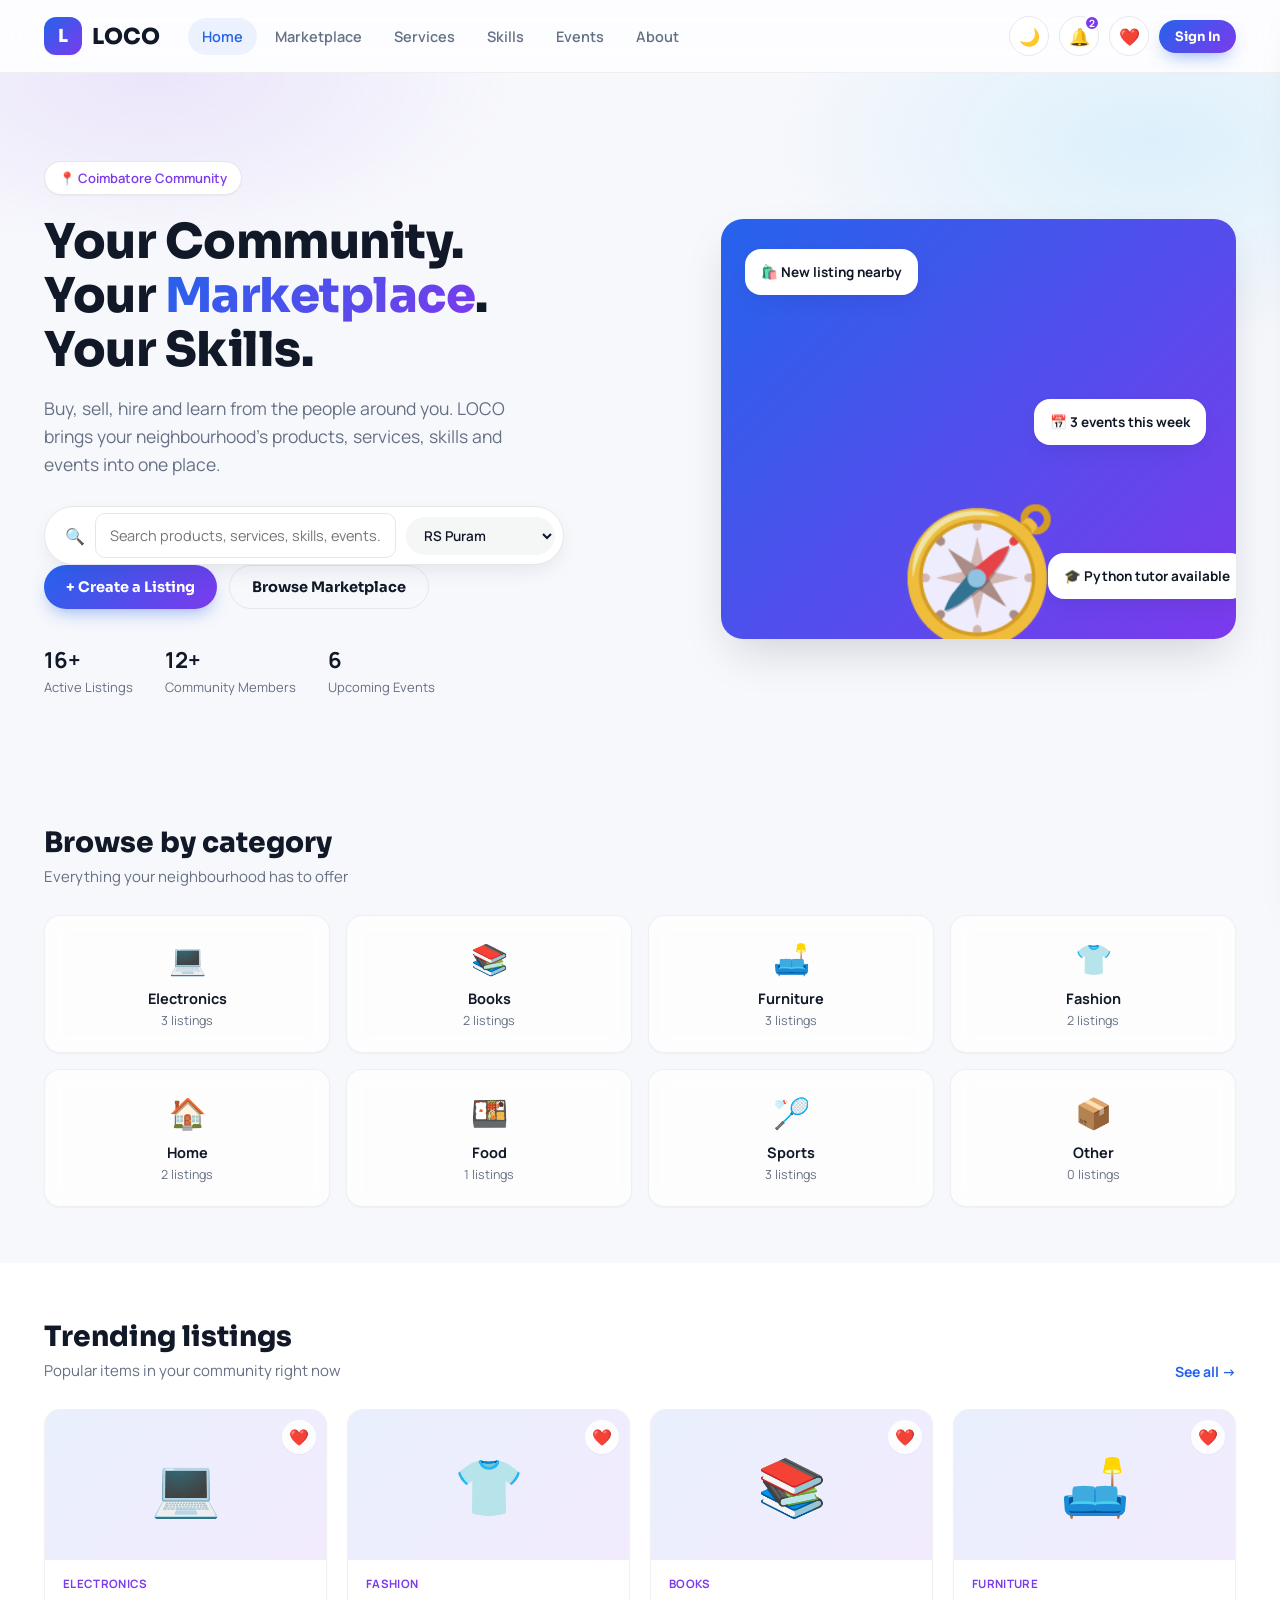
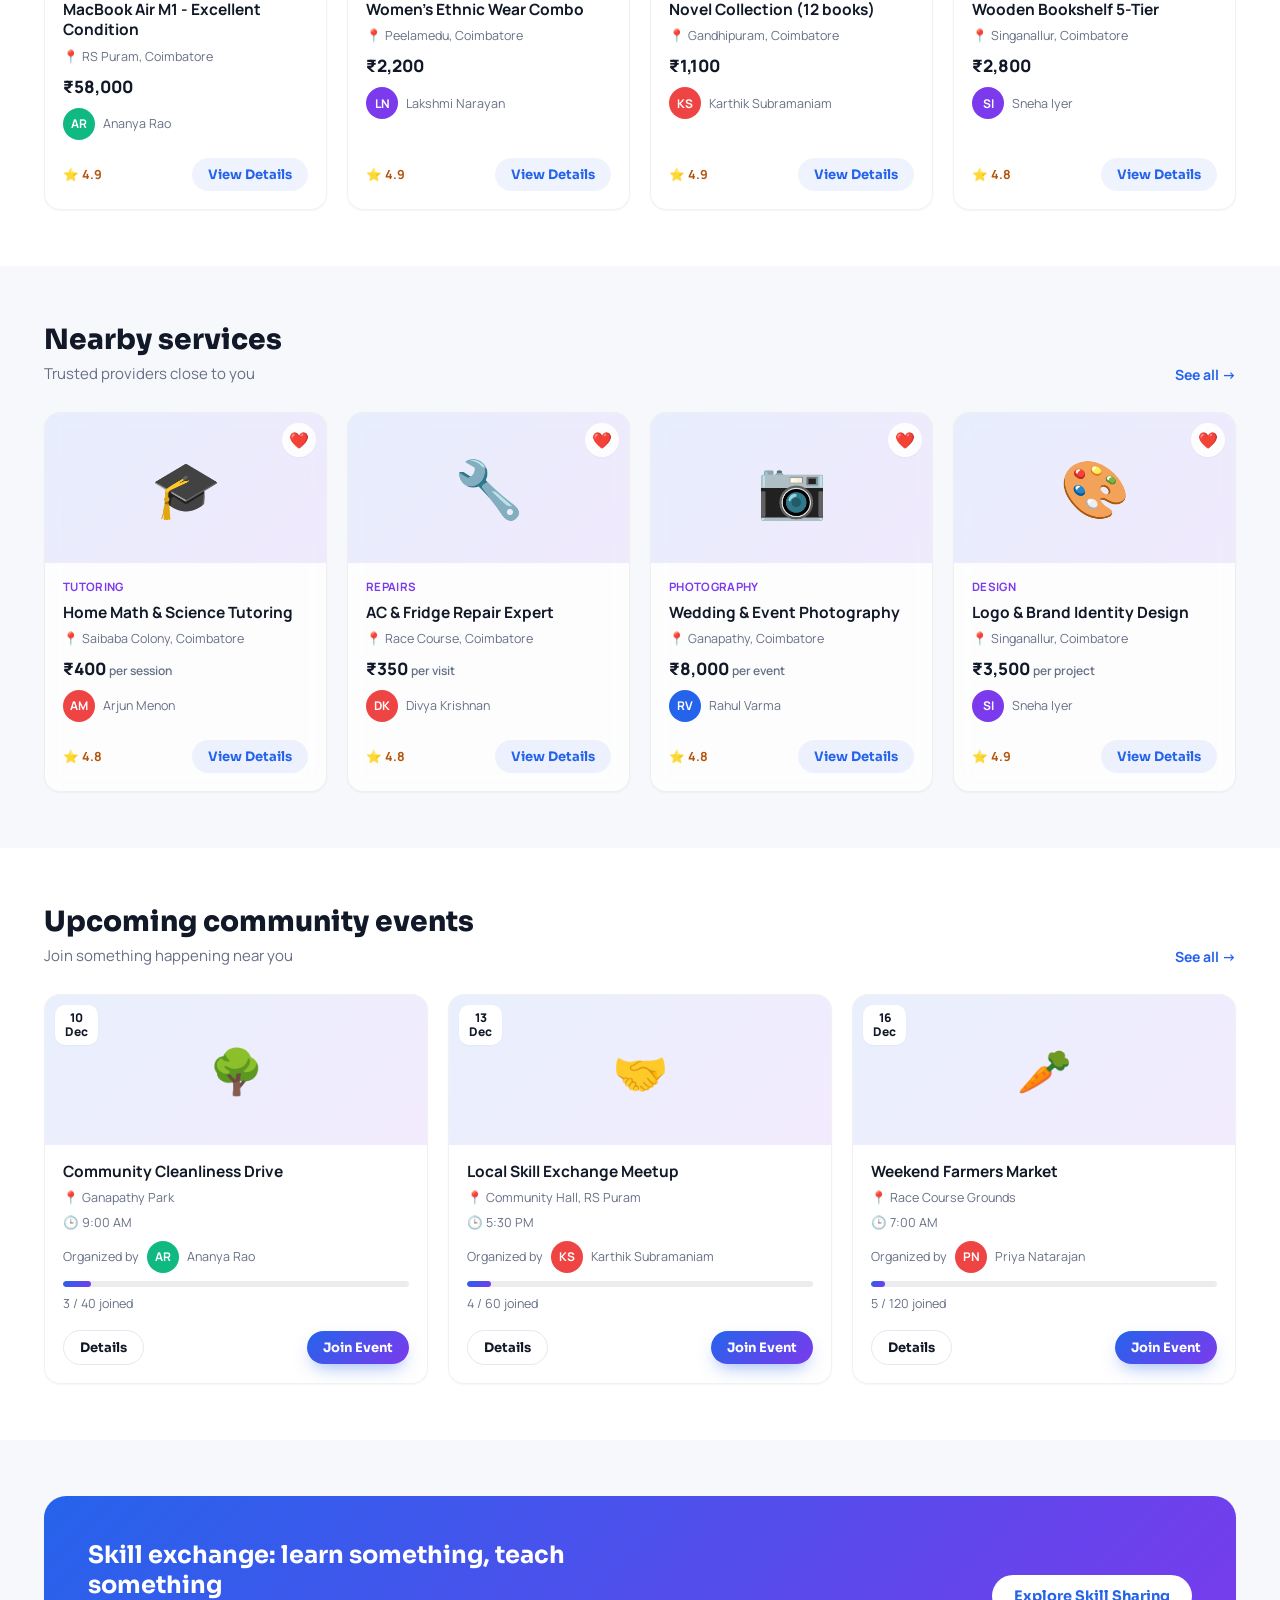
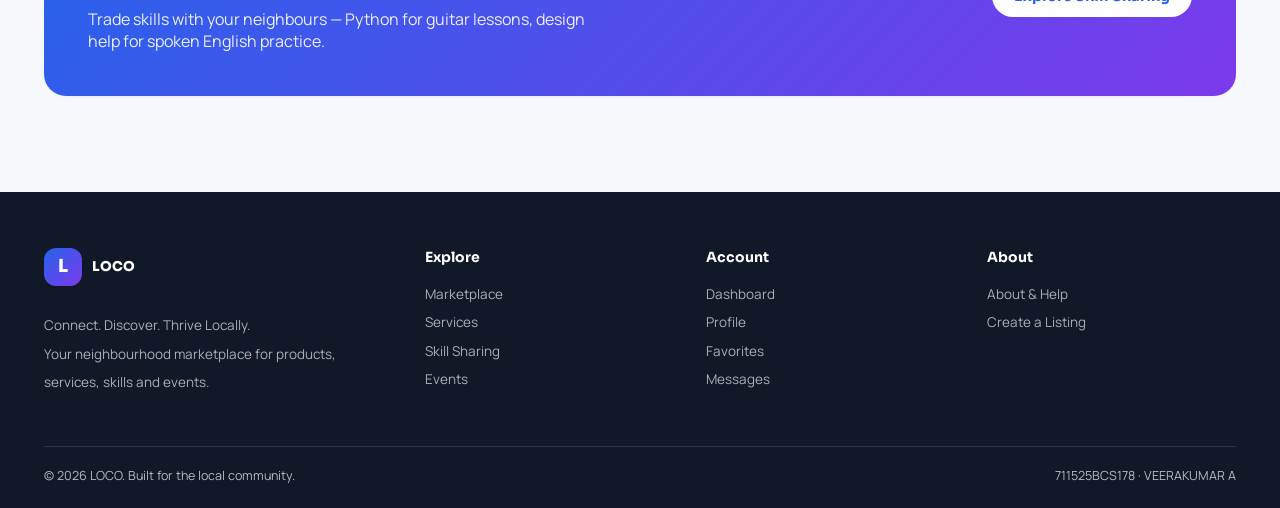
<file: index.html>
<!DOCTYPE html>
<html lang="en">
<head>
<meta charset="UTF-8">
<meta name="viewport" content="width=device-width, initial-scale=1.0">
<title>LOCO — Local Community Marketplace & Skill Sharing</title>
<meta name="description" content="Connect. Discover. Thrive Locally. Find products, services, skills and events near you.">
<link rel="icon" href="data:image/svg+xml,<svg xmlns=%22http://www.w3.org/2000/svg%22 viewBox=%220 0 100 100%22><text y=%22.9em%22 font-size=%2290%22>🧭</text></svg>">
<link rel="stylesheet" href="css/style.css">
</head>
<body>

<nav class="navbar">
  <div class="container">
    <a href="index.html" class="brand"><span class="brand-mark">L</span>LOCO</a>
    <div class="nav-links">
      <a href="index.html">Home</a>
      <a href="marketplace.html">Marketplace</a>
      <a href="services.html">Services</a>
      <a href="skills.html">Skills</a>
      <a href="events.html">Events</a>
      <a href="about.html">About</a>
    </div>
    <div class="nav-actions">
      <button class="icon-btn" id="themeToggle" aria-label="Toggle dark mode"><span class="theme-icon">🌙</span></button>
      <div style="position:relative;">
        <button class="icon-btn" id="notifBell" aria-label="Notifications">🔔<span class="badge-dot" id="notifCount">0</span></button>
        <div class="panel hidden" id="notifPanel" style="position:absolute; right:0; top:50px; width:320px; max-height:400px; overflow-y:auto; z-index:150;">
          <div id="notifList"></div>
        </div>
      </div>
      <a href="favorites.html" class="icon-btn" aria-label="Favorites">❤️</a>
      <div id="navUserSlot"></div>
      <button class="nav-toggle" aria-label="Open menu">☰</button>
    </div>
  </div>
</nav>
<div class="drawer-backdrop"></div>
<div class="mobile-drawer">
  <a href="index.html">Home</a>
  <a href="marketplace.html">Marketplace</a>
  <a href="services.html">Services</a>
  <a href="skills.html">Skills</a>
  <a href="events.html">Events</a>
  <a href="favorites.html">Favorites</a>
  <a href="messages.html">Messages</a>
  <a href="dashboard.html">Dashboard</a>
  <a href="profile.html">Profile</a>
  <a href="about.html">About / Help</a>
</div>

<header class="hero">
  <div class="container hero-inner">
    <div>
      <span class="eyebrow-chip">📍 Coimbatore Community</span>
      <h1>Your Community.<br>Your <span>Marketplace</span>.<br>Your Skills.</h1>
      <p class="lead">Buy, sell, hire and learn from the people around you. LOCO brings your neighbourhood's products, services, skills and events into one place.</p>

      <div class="searchbar" style="max-width:520px;">
        <span>🔍</span>
        <input type="text" id="homeSearchInput" placeholder="Search products, services, skills, events...">
        <select id="homeLocationSelect" aria-label="Select community area">
          <option>RS Puram</option><option>Gandhipuram</option><option>Peelamedu</option>
          <option>Saibaba Colony</option><option>Race Course</option><option>Ganapathy</option>
        </select>
        <div class="search-suggestions hidden" id="homeSearchSugg"></div>
      </div>

      <div class="hero-ctas">
        <a href="create-listing.html" class="btn btn-primary">+ Create a Listing</a>
        <a href="marketplace.html" class="btn btn-outline">Browse Marketplace</a>
      </div>
      <div class="hero-stats">
        <div class="stat"><b id="statListings">—</b><span>Active Listings</span></div>
        <div class="stat"><b id="statUsers">—</b><span>Community Members</span></div>
        <div class="stat"><b id="statEvents">—</b><span>Upcoming Events</span></div>
      </div>
    </div>
    <div class="hero-visual">
      <span class="blob">🧭</span>
      <div class="float-card fc1">🛍️ New listing nearby</div>
      <div class="float-card fc2">🎓 Python tutor available</div>
      <div class="float-card fc3">📅 3 events this week</div>
    </div>
  </div>
</header>

<section class="section">
  <div class="container">
    <div class="section-head"><div><h2>Browse by category</h2><p>Everything your neighbourhood has to offer</p></div></div>
    <div class="cat-grid" id="categoryGrid"></div>
  </div>
</section>

<section class="section section-alt">
  <div class="container">
    <div class="section-head">
      <div><h2>Trending listings</h2><p>Popular items in your community right now</p></div>
      <a href="marketplace.html" class="see-all">See all →</a>
    </div>
    <div class="grid" id="trendingGrid"></div>
  </div>
</section>

<section class="section">
  <div class="container">
    <div class="section-head">
      <div><h2>Nearby services</h2><p>Trusted providers close to you</p></div>
      <a href="services.html" class="see-all">See all →</a>
    </div>
    <div class="grid" id="nearbyServicesGrid"></div>
  </div>
</section>

<section class="section section-alt">
  <div class="container">
    <div class="section-head">
      <div><h2>Upcoming community events</h2><p>Join something happening near you</p></div>
      <a href="events.html" class="see-all">See all →</a>
    </div>
    <div class="grid cols-3" id="eventsPreviewGrid"></div>
  </div>
</section>

<section class="section">
  <div class="container">
    <div class="panel" style="background:var(--grad-brand); border:none; padding:44px; display:flex; align-items:center; justify-content:space-between; gap:24px; flex-wrap:wrap;">
      <div style="color:white; max-width:520px;">
        <h2 style="margin:0 0 8px; color:white;">Skill exchange: learn something, teach something</h2>
        <p style="margin:0; opacity:0.9;">Trade skills with your neighbours — Python for guitar lessons, design help for spoken English practice.</p>
      </div>
      <a href="skills.html" class="btn" style="background:white; color:var(--blue);">Explore Skill Sharing</a>
    </div>
  </div>
</section>

<footer class="site-footer">
  <div class="container">
    <div class="footer-grid">
      <div>
        <a href="index.html" class="brand" style="color:white;margin-bottom:12px;display:inline-flex;"><span class="brand-mark">L</span>LOCO</a>
        <p>Connect. Discover. Thrive Locally.<br>Your neighbourhood marketplace for products, services, skills and events.</p>
      </div>
      <div><h4>Explore</h4>
        <a href="marketplace.html">Marketplace</a><br><a href="services.html">Services</a><br>
        <a href="skills.html">Skill Sharing</a><br><a href="events.html">Events</a>
      </div>
      <div><h4>Account</h4>
        <a href="dashboard.html">Dashboard</a><br><a href="profile.html">Profile</a><br>
        <a href="favorites.html">Favorites</a><br><a href="messages.html">Messages</a>
      </div>
      <div><h4>About</h4>
        <a href="about.html">About &amp; Help</a><br><a href="create-listing.html">Create a Listing</a>
      </div>
    </div>
    <div class="footer-bottom">
      <span>© 2026 LOCO. Built for the local community.</span>
      <span>711525BCS178 · VEERAKUMAR A</span>
    </div>
  </div>
</footer>
<nav class="mobile-bottom-nav">
  <a href="index.html" class="active"><span class="mbn-icon">🏠</span>Home</a>
  <a href="marketplace.html"><span class="mbn-icon">🛍️</span>Market</a>
  <a href="events.html"><span class="mbn-icon">📅</span>Events</a>
  <a href="messages.html"><span class="mbn-icon">💬</span>Chat</a>
  <a href="dashboard.html"><span class="mbn-icon">👤</span>You</a>
</nav>
<button class="back-to-top" id="backToTop" aria-label="Back to top">↑</button>

<script src="js/data.js"></script>
<script src="js/app.js"></script>
<script src="js/auth.js"></script>
<script src="js/marketplace.js"></script>
<script src="js/dashboard.js"></script>
<script src="js/messages.js"></script>
<script>
  document.addEventListener("DOMContentLoaded", () => {
    // stats
    document.getElementById("statListings").textContent = DB.listings().length + "+";
    document.getElementById("statUsers").textContent = DB.users().length + "+";
    document.getElementById("statEvents").textContent = DB.events().length;

    // categories
    const cats = [
      ["Electronics","💻"], ["Books","📚"], ["Furniture","🛋️"], ["Fashion","👕"],
      ["Home","🏠"], ["Food","🍱"], ["Sports","🏸"], ["Other","📦"]
    ];
    document.getElementById("categoryGrid").innerHTML = cats.map(([name, icon]) => {
      const count = DB.listings().filter(l => l.category === name).length;
      return `<a class="cat-card" href="marketplace.html?category=${encodeURIComponent(name)}">
        <div class="cat-icon">${icon}</div><b>${name}</b><span>${count} listings</span></a>`;
    }).join("");

    // trending listings (top rated, 4)
    const trending = [...DB.listings()].sort((a,b) => b.rating - a.rating).slice(0,4);
    document.getElementById("trendingGrid").innerHTML = trending.map(listingCardHTML).join("");
    wireFavoriteButtons(document.getElementById("trendingGrid"));
    wireDetailButtons(document.getElementById("trendingGrid"));

    // nearby services (4)
    const nearby = DB.services().slice(0,4);
    document.getElementById("nearbyServicesGrid").innerHTML = nearby.map(serviceCardHTML).join("");
    wireFavoriteButtons(document.getElementById("nearbyServicesGrid"));
    wireDetailButtons(document.getElementById("nearbyServicesGrid"));

    // events preview (3)
    const evs = DB.events().slice(0,3);
    document.getElementById("eventsPreviewGrid").innerHTML = evs.map(eventCardHTML).join("");
    wireFavoriteButtons(document.getElementById("eventsPreviewGrid"));
    wireDetailButtons(document.getElementById("eventsPreviewGrid"));
    wireJoinEventButtons(document.getElementById("eventsPreviewGrid"));

    initGlobalSearch("homeSearchInput", "homeSearchSugg", (val) => {
      window.location.href = "marketplace.html?q=" + encodeURIComponent(val);
    });
  });
</script>
</body>
</html>
</file>
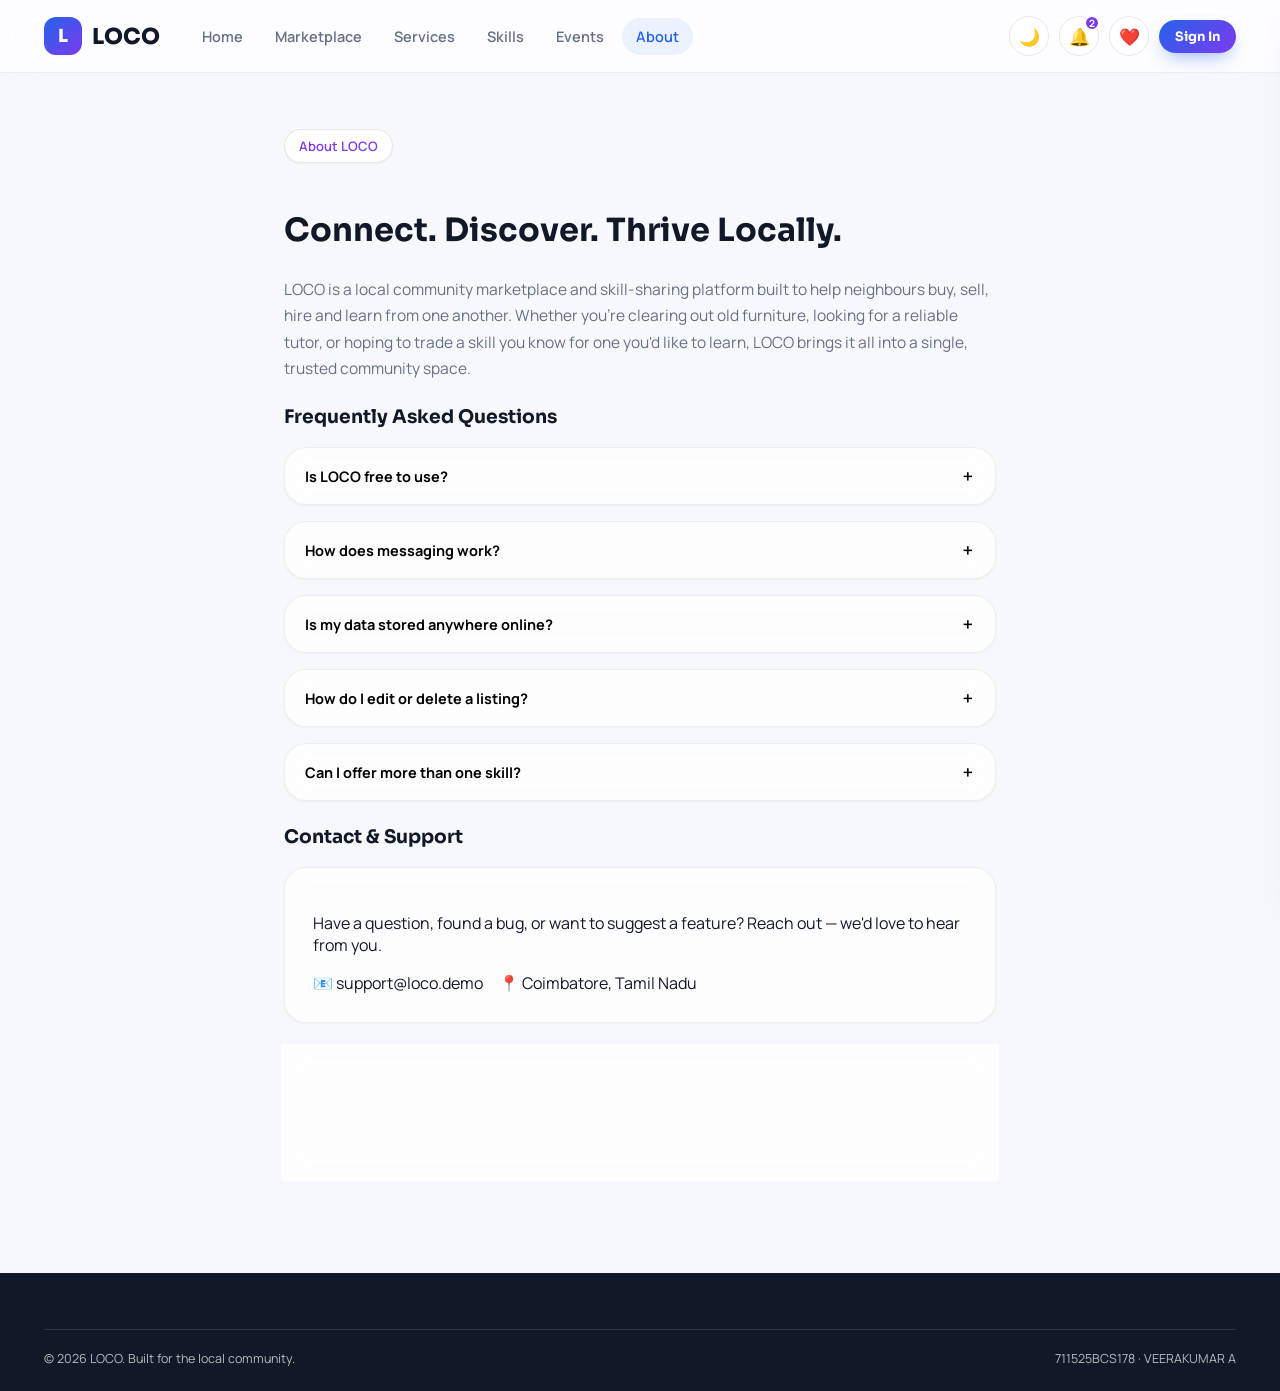
<file: about.html>
<!DOCTYPE html>
<html lang="en">
<head>
<meta charset="UTF-8">
<meta name="viewport" content="width=device-width, initial-scale=1.0">
<title>About & Help — LOCO</title>
<link rel="icon" href="data:image/svg+xml,<svg xmlns=%22http://www.w3.org/2000/svg%22 viewBox=%220 0 100 100%22><text y=%22.9em%22 font-size=%2290%22>🧭</text></svg>">
<link rel="stylesheet" href="css/style.css">
</head>
<body>

<nav class="navbar">
  <div class="container">
    <a href="index.html" class="brand"><span class="brand-mark">L</span>LOCO</a>
    <div class="nav-links">
      <a href="index.html">Home</a>
      <a href="marketplace.html">Marketplace</a>
      <a href="services.html">Services</a>
      <a href="skills.html">Skills</a>
      <a href="events.html">Events</a>
      <a href="about.html">About</a>
    </div>
    <div class="nav-actions">
      <button class="icon-btn" id="themeToggle" aria-label="Toggle dark mode"><span class="theme-icon">🌙</span></button>
      <div style="position:relative;">
        <button class="icon-btn" id="notifBell" aria-label="Notifications">🔔<span class="badge-dot" id="notifCount">0</span></button>
        <div class="panel hidden" id="notifPanel" style="position:absolute; right:0; top:50px; width:320px; max-height:400px; overflow-y:auto; z-index:150;">
          <div id="notifList"></div>
        </div>
      </div>
      <a href="favorites.html" class="icon-btn" aria-label="Favorites">❤️</a>
      <div id="navUserSlot"></div>
      <button class="nav-toggle" aria-label="Open menu">☰</button>
    </div>
  </div>
</nav>
<div class="drawer-backdrop"></div>
<div class="mobile-drawer">
  <a href="index.html">Home</a>
  <a href="marketplace.html">Marketplace</a>
  <a href="services.html">Services</a>
  <a href="skills.html">Skills</a>
  <a href="events.html">Events</a>
  <a href="favorites.html">Favorites</a>
  <a href="messages.html">Messages</a>
  <a href="dashboard.html">Dashboard</a>
  <a href="profile.html">Profile</a>
  <a href="about.html">About / Help</a>
</div>

<section class="section">
  <div class="container" style="max-width:760px;">
    <span class="eyebrow-chip">About LOCO</span>
    <h2 style="font-size:32px;">Connect. Discover. Thrive Locally.</h2>
    <p class="muted" style="font-size:15.5px; line-height:1.7;">
      LOCO is a local community marketplace and skill-sharing platform built to help neighbours buy, sell, hire
      and learn from one another. Whether you're clearing out old furniture, looking for a reliable tutor,
      or hoping to trade a skill you know for one you'd like to learn, LOCO brings it all into a single,
      trusted community space.
    </p>

    <h3 id="faq" class="mt-24">Frequently Asked Questions</h3>
    <div id="faqAccordion"></div>

    <h3 id="contact" class="mt-24">Contact & Support</h3>
    <div class="panel">
      <p>Have a question, found a bug, or want to suggest a feature? Reach out — we'd love to hear from you.</p>
      <div class="flex gap-16" style="flex-wrap:wrap;">
        <div>📧 support@loco.demo</div>
        <div>📍 Coimbatore, Tamil Nadu</div>
      </div>
    </div>

    <div class="panel mt-24" style="text-align:center;">
      <b>Project Details</b>
      <p class="muted" style="margin:6px 0 0;">Full-Stack Web Development · Local Community Marketplace and Skill-Sharing Web App<br>
      711525BCS178 · VEERAKUMAR A</p>
    </div>
  </div>
</section>

<footer class="site-footer">
  <div class="container">
    <div class="footer-bottom">
      <span>© 2026 LOCO. Built for the local community.</span>
      <span>711525BCS178 · VEERAKUMAR A</span>
    </div>
  </div>
</footer>
<nav class="mobile-bottom-nav">
  <a href="index.html"><span class="mbn-icon">🏠</span>Home</a>
  <a href="marketplace.html"><span class="mbn-icon">🛍️</span>Market</a>
  <a href="events.html"><span class="mbn-icon">📅</span>Events</a>
  <a href="messages.html"><span class="mbn-icon">💬</span>Chat</a>
  <a href="dashboard.html"><span class="mbn-icon">👤</span>You</a>
</nav>
<button class="back-to-top" id="backToTop" aria-label="Back to top">↑</button>

<script src="js/data.js"></script>
<script src="js/app.js"></script>
<script src="js/auth.js"></script>
<script src="js/marketplace.js"></script>
<script src="js/dashboard.js"></script>
<script src="js/messages.js"></script>
<script>
  document.addEventListener("DOMContentLoaded", () => {
    const faqs = [
      ["Is LOCO free to use?", "Yes — creating listings, offering skills, and joining events on LOCO is completely free."],
      ["How does messaging work?", "Tap 'Connect' or 'Message' on any listing, service, or skill to start a conversation. All chats live under the Messages tab."],
      ["Is my data stored anywhere online?", "This is a demo build — all data (listings, messages, favorites) is stored locally in your browser's storage, not on a server."],
      ["How do I edit or delete a listing?", "Go to your Dashboard → My Listings, then use the Edit or Delete buttons next to any listing you've created."],
      ["Can I offer more than one skill?", "Absolutely. Add as many skills as you like from the Skills tab in your Dashboard."]
    ];
    document.getElementById("faqAccordion").innerHTML = faqs.map((f, i) => `
      <div class="panel mt-16" style="padding:0;overflow:hidden;">
        <button class="faq-q" data-i="${i}" style="width:100%;text-align:left;background:none;border:none;padding:18px 20px;font-weight:700;font-size:14.5px;display:flex;justify-content:space-between;align-items:center;">
          ${f[0]} <span class="faq-arrow">＋</span>
        </button>
        <div class="faq-a hidden" style="padding:0 20px 18px;color:var(--muted);font-size:14px;line-height:1.6;">${f[1]}</div>
      </div>`).join("");
    document.querySelectorAll(".faq-q").forEach(btn => {
      btn.addEventListener("click", () => {
        const answer = btn.parentElement.querySelector(".faq-a");
        const arrow = btn.querySelector(".faq-arrow");
        answer.classList.toggle("hidden");
        arrow.textContent = answer.classList.contains("hidden") ? "＋" : "−";
      });
    });
  });
</script>
</body>
</html>
</file>
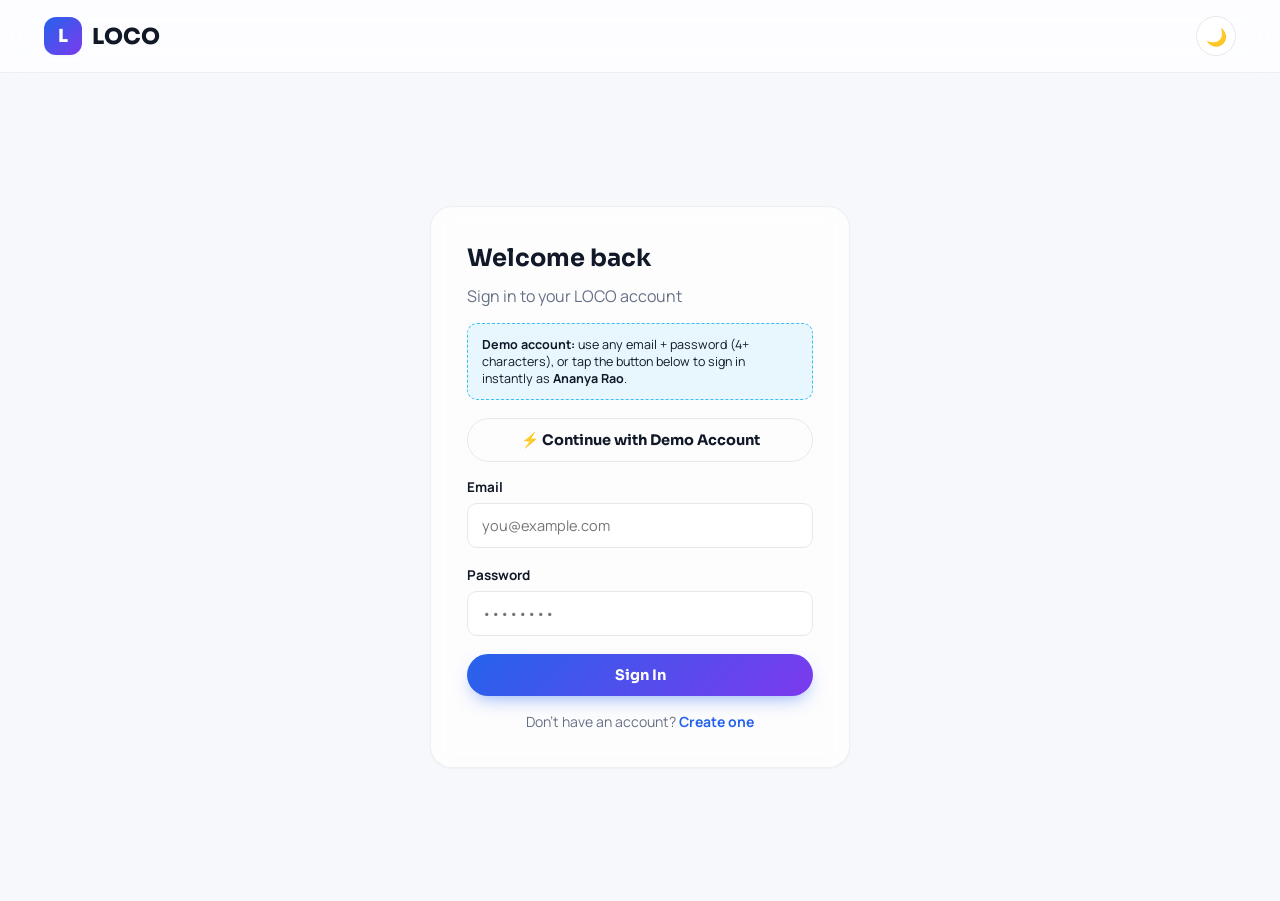
<file: create-listing.html>
<!DOCTYPE html>
<html lang="en">
<head>
<meta charset="UTF-8">
<meta name="viewport" content="width=device-width, initial-scale=1.0">
<title>Create a Listing — LOCO</title>
<link rel="icon" href="data:image/svg+xml,<svg xmlns=%22http://www.w3.org/2000/svg%22 viewBox=%220 0 100 100%22><text y=%22.9em%22 font-size=%2290%22>🧭</text></svg>">
<link rel="stylesheet" href="css/style.css">
</head>
<body>

<nav class="navbar">
  <div class="container">
    <a href="index.html" class="brand"><span class="brand-mark">L</span>LOCO</a>
    <div class="nav-links">
      <a href="index.html">Home</a>
      <a href="marketplace.html">Marketplace</a>
      <a href="services.html">Services</a>
      <a href="skills.html">Skills</a>
      <a href="events.html">Events</a>
      <a href="about.html">About</a>
    </div>
    <div class="nav-actions">
      <button class="icon-btn" id="themeToggle" aria-label="Toggle dark mode"><span class="theme-icon">🌙</span></button>
      <div style="position:relative;">
        <button class="icon-btn" id="notifBell" aria-label="Notifications">🔔<span class="badge-dot" id="notifCount">0</span></button>
        <div class="panel hidden" id="notifPanel" style="position:absolute; right:0; top:50px; width:320px; max-height:400px; overflow-y:auto; z-index:150;">
          <div id="notifList"></div>
        </div>
      </div>
      <a href="favorites.html" class="icon-btn" aria-label="Favorites">❤️</a>
      <div id="navUserSlot"></div>
      <button class="nav-toggle" aria-label="Open menu">☰</button>
    </div>
  </div>
</nav>
<div class="drawer-backdrop"></div>
<div class="mobile-drawer">
  <a href="index.html">Home</a>
  <a href="marketplace.html">Marketplace</a>
  <a href="services.html">Services</a>
  <a href="skills.html">Skills</a>
  <a href="events.html">Events</a>
  <a href="favorites.html">Favorites</a>
  <a href="messages.html">Messages</a>
  <a href="dashboard.html">Dashboard</a>
  <a href="profile.html">Profile</a>
  <a href="about.html">About / Help</a>
</div>

<section class="section">
  <div class="container" style="max-width:720px;">
    <div class="panel">
      <h2 id="formTitle" style="margin-top:0;">Create a Listing</h2>
      <p class="muted">Fill in the details below. Your listing will be visible to the whole community instantly.</p>
      <form id="createListingForm" novalidate>
        <div class="form-group">
          <label>Choose an icon for your listing</label>
          <div class="preview-row" id="iconPicker"></div>
        </div>
        <div class="form-group">
          <label>Preview</label>
          <div class="image-drop">
            <div id="mediaPreview" style="font-size:48px; display:flex; align-items:center; justify-content:center; min-height:140px;">📦</div>
            <span>Pick an icon or upload a real listing photo for better visibility.</span>
          </div>
        </div>
        <div class="form-group">
          <label for="listingImage">Listing Image</label>
          <input type="file" id="listingImage" accept="image/*">
          <div class="hint">Uploaded files are converted to Base64 and stored locally in your browser.</div>
        </div>
        <div class="form-group">
          <label for="lTitle">Title</label>
          <input type="text" id="lTitle" placeholder="e.g. MacBook Air M1 - Excellent Condition">
          <div class="error-text"></div>
        </div>
        <div class="form-row">
          <div class="form-group">
            <label for="lCategory">Category</label>
            <select class="form-control" id="lCategory">
              <option>Electronics</option><option>Books</option><option>Furniture</option>
              <option>Fashion</option><option>Home</option><option>Food</option><option>Sports</option><option>Other</option>
            </select>
          </div>
          <div class="form-group">
            <label for="lCondition">Condition</label>
            <select class="form-control" id="lCondition">
              <option>New</option><option>Like New</option><option>Excellent</option><option>Good</option><option>Fair</option>
            </select>
          </div>
        </div>
        <div class="form-row">
          <div class="form-group">
            <label for="lPrice">Price (₹)</label>
            <input type="number" id="lPrice" min="1" placeholder="e.g. 5000">
            <div class="error-text"></div>
          </div>
          <div class="form-group">
            <label for="lLocation">Pickup Location</label>
            <input type="text" id="lLocation" placeholder="e.g. RS Puram, Coimbatore">
            <div class="error-text"></div>
          </div>
        </div>
        <div class="form-group">
          <label for="lDescription">Description</label>
          <textarea id="lDescription" placeholder="Describe your item's condition, reason for selling, etc."></textarea>
          <div class="error-text"></div>
        </div>
        <button class="btn btn-primary btn-block" type="submit"><span id="submitBtnLabel">Publish Listing</span></button>
      </form>
    </div>
  </div>
</section>

<footer class="site-footer">
  <div class="container">
    <div class="footer-bottom">
      <span>© 2026 LOCO. Built for the local community.</span>
      <span>711525BCS178 · VEERAKUMAR A</span>
    </div>
  </div>
</footer>
<nav class="mobile-bottom-nav">
  <a href="index.html"><span class="mbn-icon">🏠</span>Home</a>
  <a href="marketplace.html"><span class="mbn-icon">🛍️</span>Market</a>
  <a href="events.html"><span class="mbn-icon">📅</span>Events</a>
  <a href="messages.html"><span class="mbn-icon">💬</span>Chat</a>
  <a href="dashboard.html"><span class="mbn-icon">👤</span>You</a>
</nav>
<button class="back-to-top" id="backToTop" aria-label="Back to top">↑</button>

<script src="js/data.js"></script>
<script src="js/app.js"></script>
<script src="js/auth.js"></script>
<script src="js/marketplace.js"></script>
<script src="js/dashboard.js"></script>
<script src="js/messages.js"></script>
</body>
</html>
</file>
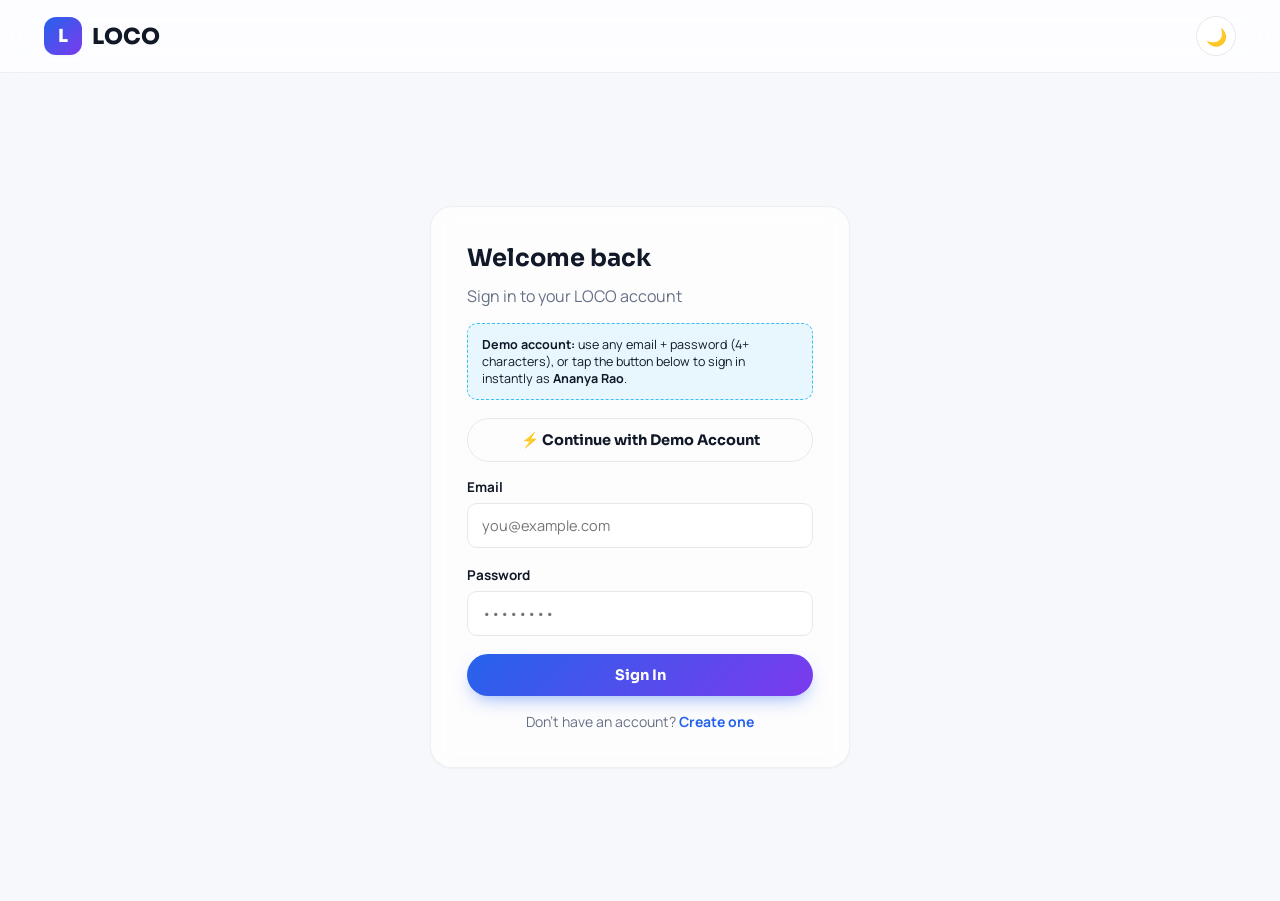
<file: dashboard.html>
<!DOCTYPE html>
<html lang="en">
<head>
<meta charset="UTF-8">
<meta name="viewport" content="width=device-width, initial-scale=1.0">
<title>Dashboard — LOCO</title>
<link rel="icon" href="data:image/svg+xml,<svg xmlns=%22http://www.w3.org/2000/svg%22 viewBox=%220 0 100 100%22><text y=%22.9em%22 font-size=%2290%22>🧭</text></svg>">
<link rel="stylesheet" href="css/style.css">
</head>
<body>

<nav class="navbar">
  <div class="container">
    <a href="index.html" class="brand"><span class="brand-mark">L</span>LOCO</a>
    <div class="nav-links">
      <a href="index.html">Home</a>
      <a href="marketplace.html">Marketplace</a>
      <a href="services.html">Services</a>
      <a href="skills.html">Skills</a>
      <a href="events.html">Events</a>
      <a href="about.html">About</a>
    </div>
    <div class="nav-actions">
      <button class="icon-btn" id="themeToggle" aria-label="Toggle dark mode"><span class="theme-icon">🌙</span></button>
      <div style="position:relative;">
        <button class="icon-btn" id="notifBell" aria-label="Notifications">🔔<span class="badge-dot" id="notifCount">0</span></button>
        <div class="panel hidden" id="notifPanel" style="position:absolute; right:0; top:50px; width:320px; max-height:400px; overflow-y:auto; z-index:150;">
          <div id="notifList"></div>
        </div>
      </div>
      <a href="favorites.html" class="icon-btn" aria-label="Favorites">❤️</a>
      <div id="navUserSlot"></div>
      <button class="nav-toggle" aria-label="Open menu">☰</button>
    </div>
  </div>
</nav>
<div class="drawer-backdrop"></div>
<div class="mobile-drawer">
  <a href="index.html">Home</a>
  <a href="marketplace.html">Marketplace</a>
  <a href="services.html">Services</a>
  <a href="skills.html">Skills</a>
  <a href="events.html">Events</a>
  <a href="favorites.html">Favorites</a>
  <a href="messages.html">Messages</a>
  <a href="dashboard.html">Dashboard</a>
  <a href="profile.html">Profile</a>
  <a href="about.html">About / Help</a>
</div>

<section class="container" id="dashRoot">
  <div class="dash-layout">
    <aside class="dash-side">
      <div class="panel dash-profile-card">
        <div class="avatar lg dash-user-avatar"></div>
        <h3 class="dash-user-name" style="margin:10px 0 2px;"></h3>
        <span class="muted dash-user-loc" style="font-size:13px;"></span>
        <a href="profile.html" class="btn btn-outline btn-sm btn-block mt-16">Edit Profile</a>
        <button class="btn btn-danger btn-sm btn-block mt-8" data-logout>Log Out</button>
      </div>
      <nav class="panel dash-nav" style="padding:10px;">
        <button class="active" data-target="panel-listings">🛍️ My Listings</button>
        <button data-target="panel-saved">❤️ Saved Items</button>
        <button data-target="panel-skills">🎓 Skills</button>
        <button data-target="panel-events">📅 Joined Events</button>
        <button data-target="panel-messages">💬 Messages</button>
        <button data-target="panel-notifications">🔔 Notifications</button>
      </nav>
    </aside>
    <main>
      <h2 style="margin:4px 0 20px;">Your Dashboard</h2>
      <div class="stat-grid" id="dashStats"></div>
      <div class="panel">
        <div id="panel-listings" class="dash-panel"></div>
        <div id="panel-saved" class="dash-panel hidden"></div>
        <div id="panel-skills" class="dash-panel hidden"></div>
        <div id="panel-events" class="dash-panel hidden"></div>
        <div id="panel-messages" class="dash-panel hidden"></div>
        <div id="panel-notifications" class="dash-panel hidden"></div>
      </div>
    </main>
  </div>
</section>

<footer class="site-footer">
  <div class="container">
    <div class="footer-bottom">
      <span>© 2026 LOCO. Built for the local community.</span>
      <span>711525BCS178 · VEERAKUMAR A</span>
    </div>
  </div>
</footer>
<nav class="mobile-bottom-nav">
  <a href="index.html"><span class="mbn-icon">🏠</span>Home</a>
  <a href="marketplace.html"><span class="mbn-icon">🛍️</span>Market</a>
  <a href="events.html"><span class="mbn-icon">📅</span>Events</a>
  <a href="messages.html"><span class="mbn-icon">💬</span>Chat</a>
  <a href="dashboard.html" class="active"><span class="mbn-icon">👤</span>You</a>
</nav>
<button class="back-to-top" id="backToTop" aria-label="Back to top">↑</button>

<script src="js/data.js"></script>
<script src="js/app.js"></script>
<script src="js/auth.js"></script>
<script src="js/marketplace.js"></script>
<script src="js/dashboard.js"></script>
<script src="js/messages.js"></script>
</body>
</html>
</file>
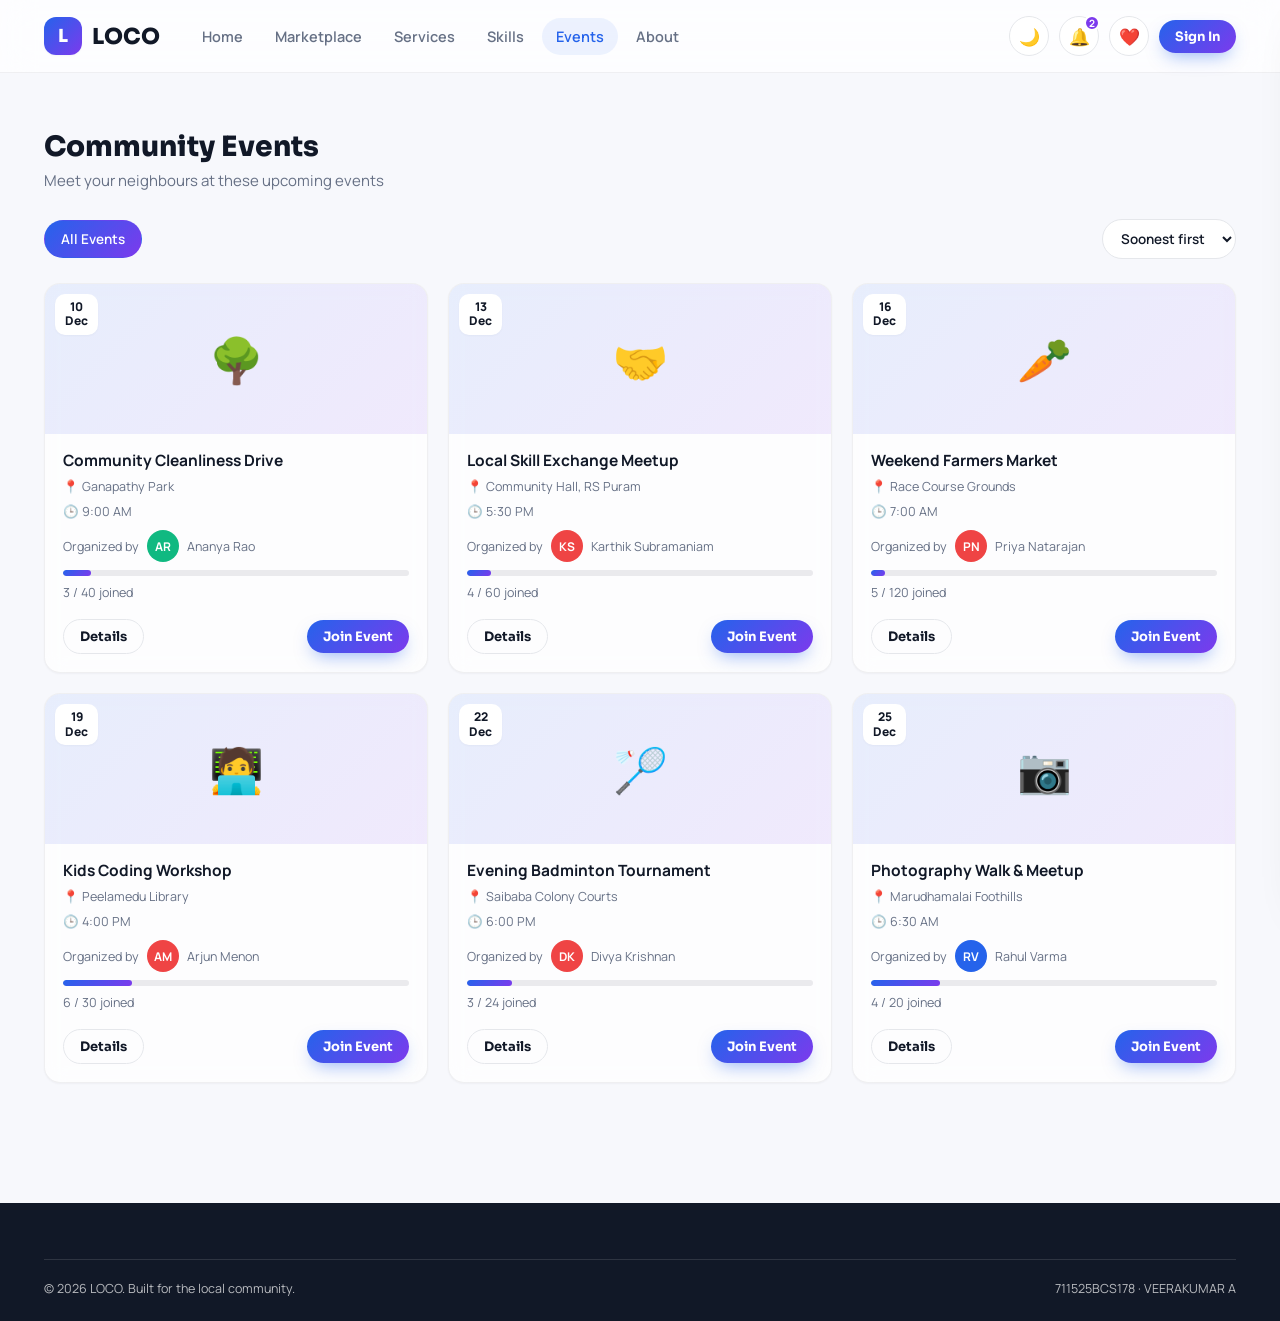
<file: events.html>
<!DOCTYPE html>
<html lang="en">
<head>
<meta charset="UTF-8">
<meta name="viewport" content="width=device-width, initial-scale=1.0">
<title>Events — LOCO</title>
<link rel="icon" href="data:image/svg+xml,<svg xmlns=%22http://www.w3.org/2000/svg%22 viewBox=%220 0 100 100%22><text y=%22.9em%22 font-size=%2290%22>🧭</text></svg>">
<link rel="stylesheet" href="css/style.css">
</head>
<body>

<nav class="navbar">
  <div class="container">
    <a href="index.html" class="brand"><span class="brand-mark">L</span>LOCO</a>
    <div class="nav-links">
      <a href="index.html">Home</a>
      <a href="marketplace.html">Marketplace</a>
      <a href="services.html">Services</a>
      <a href="skills.html">Skills</a>
      <a href="events.html">Events</a>
      <a href="about.html">About</a>
    </div>
    <div class="nav-actions">
      <button class="icon-btn" id="themeToggle" aria-label="Toggle dark mode"><span class="theme-icon">🌙</span></button>
      <div style="position:relative;">
        <button class="icon-btn" id="notifBell" aria-label="Notifications">🔔<span class="badge-dot" id="notifCount">0</span></button>
        <div class="panel hidden" id="notifPanel" style="position:absolute; right:0; top:50px; width:320px; max-height:400px; overflow-y:auto; z-index:150;">
          <div id="notifList"></div>
        </div>
      </div>
      <a href="favorites.html" class="icon-btn" aria-label="Favorites">❤️</a>
      <div id="navUserSlot"></div>
      <button class="nav-toggle" aria-label="Open menu">☰</button>
    </div>
  </div>
</nav>
<div class="drawer-backdrop"></div>
<div class="mobile-drawer">
  <a href="index.html">Home</a>
  <a href="marketplace.html">Marketplace</a>
  <a href="services.html">Services</a>
  <a href="skills.html">Skills</a>
  <a href="events.html">Events</a>
  <a href="favorites.html">Favorites</a>
  <a href="messages.html">Messages</a>
  <a href="dashboard.html">Dashboard</a>
  <a href="profile.html">Profile</a>
  <a href="about.html">About / Help</a>
</div>

<section class="section" style="padding-bottom:0;">
  <div class="container">
    <div class="section-head"><div><h2>Community Events</h2><p>Meet your neighbours at these upcoming events</p></div></div>
    <div class="filter-bar">
      <button class="chip active" data-filter-chip="all">All Events</button>
      <select class="select-field" id="sortSelect" style="margin-left:auto;">
        <option value="newest">Soonest first</option>
        <option value="popular">Most popular</option>
      </select>
    </div>
  </div>
</section>

<section class="section" style="padding-top:0;">
  <div class="container">
    <div class="grid cols-3" id="eventGrid"></div>
    <div class="empty-state hidden" id="eventEmpty">
      <div class="icon">📅</div><h3>No events found</h3><p>Check back soon for new community events.</p>
    </div>
    <div class="center-text mt-24">
      <button class="btn btn-outline" id="eventLoadMore">Load More</button>
    </div>
  </div>
</section>

<footer class="site-footer">
  <div class="container">
    <div class="footer-bottom">
      <span>© 2026 LOCO. Built for the local community.</span>
      <span>711525BCS178 · VEERAKUMAR A</span>
    </div>
  </div>
</footer>
<nav class="mobile-bottom-nav">
  <a href="index.html"><span class="mbn-icon">🏠</span>Home</a>
  <a href="marketplace.html"><span class="mbn-icon">🛍️</span>Market</a>
  <a href="events.html" class="active"><span class="mbn-icon">📅</span>Events</a>
  <a href="messages.html"><span class="mbn-icon">💬</span>Chat</a>
  <a href="dashboard.html"><span class="mbn-icon">👤</span>You</a>
</nav>
<button class="back-to-top" id="backToTop" aria-label="Back to top">↑</button>

<script src="js/data.js"></script>
<script src="js/app.js"></script>
<script src="js/auth.js"></script>
<script src="js/marketplace.js"></script>
<script src="js/dashboard.js"></script>
<script src="js/messages.js"></script>
<script>
  document.addEventListener("DOMContentLoaded", () => {
    function eventData() { return [...DB.events()].sort((a,b) => new Date(a.date) - new Date(b.date)); }
    setupFilterPage({
      gridId: "eventGrid", emptyId: "eventEmpty", loadMoreId: "eventLoadMore",
      dataFn: eventData, templateFn: eventCardHTML
    });
  });
</script>
</body>
</html>
</file>
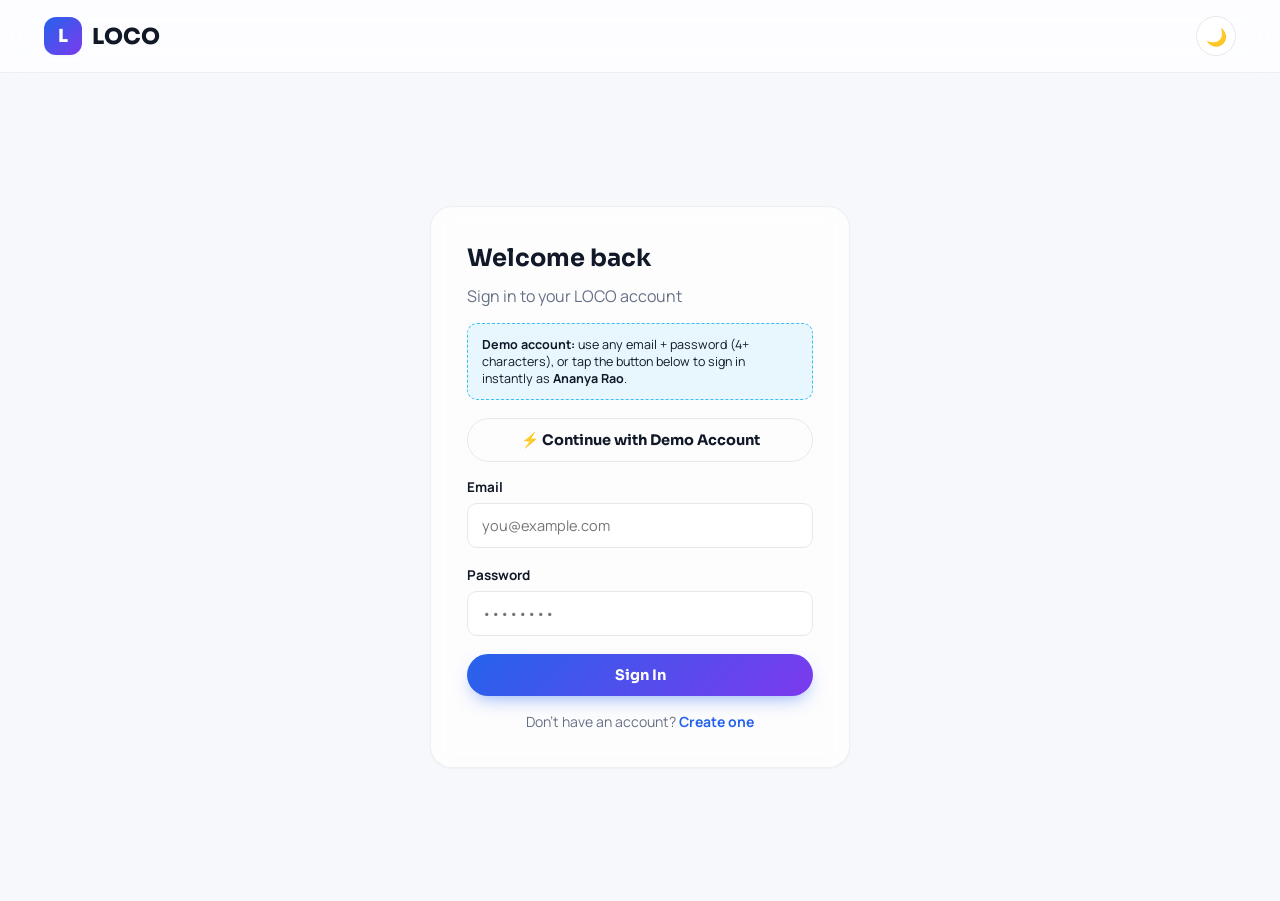
<file: favorites.html>
<!DOCTYPE html>
<html lang="en">
<head>
<meta charset="UTF-8">
<meta name="viewport" content="width=device-width, initial-scale=1.0">
<title>Favorites — LOCO</title>
<link rel="icon" href="data:image/svg+xml,<svg xmlns=%22http://www.w3.org/2000/svg%22 viewBox=%220 0 100 100%22><text y=%22.9em%22 font-size=%2290%22>🧭</text></svg>">
<link rel="stylesheet" href="css/style.css">
</head>
<body>

<nav class="navbar">
  <div class="container">
    <a href="index.html" class="brand"><span class="brand-mark">L</span>LOCO</a>
    <div class="nav-links">
      <a href="index.html">Home</a>
      <a href="marketplace.html">Marketplace</a>
      <a href="services.html">Services</a>
      <a href="skills.html">Skills</a>
      <a href="events.html">Events</a>
      <a href="about.html">About</a>
    </div>
    <div class="nav-actions">
      <button class="icon-btn" id="themeToggle" aria-label="Toggle dark mode"><span class="theme-icon">🌙</span></button>
      <div style="position:relative;">
        <button class="icon-btn" id="notifBell" aria-label="Notifications">🔔<span class="badge-dot" id="notifCount">0</span></button>
        <div class="panel hidden" id="notifPanel" style="position:absolute; right:0; top:50px; width:320px; max-height:400px; overflow-y:auto; z-index:150;">
          <div id="notifList"></div>
        </div>
      </div>
      <a href="favorites.html" class="icon-btn" aria-label="Favorites">❤️</a>
      <div id="navUserSlot"></div>
      <button class="nav-toggle" aria-label="Open menu">☰</button>
    </div>
  </div>
</nav>
<div class="drawer-backdrop"></div>
<div class="mobile-drawer">
  <a href="index.html">Home</a>
  <a href="marketplace.html">Marketplace</a>
  <a href="services.html">Services</a>
  <a href="skills.html">Skills</a>
  <a href="events.html">Events</a>
  <a href="favorites.html">Favorites</a>
  <a href="messages.html">Messages</a>
  <a href="dashboard.html">Dashboard</a>
  <a href="profile.html">Profile</a>
  <a href="about.html">About / Help</a>
</div>

<section class="section">
  <div class="container">
    <div class="section-head"><div><h2>Your Favorites</h2><p>Items, services and events you've saved</p></div></div>
    <div class="grid" id="favGrid"></div>
    <div class="empty-state hidden" id="favEmpty">
      <div class="icon">❤️</div><h3>No favorites yet</h3><p>Tap the heart icon on any listing to save it here.</p>
      <a href="marketplace.html" class="btn btn-primary mt-16">Browse Marketplace</a>
    </div>
  </div>
</section>

<footer class="site-footer">
  <div class="container">
    <div class="footer-bottom">
      <span>© 2026 LOCO. Built for the local community.</span>
      <span>711525BCS178 · VEERAKUMAR A</span>
    </div>
  </div>
</footer>
<nav class="mobile-bottom-nav">
  <a href="index.html"><span class="mbn-icon">🏠</span>Home</a>
  <a href="marketplace.html"><span class="mbn-icon">🛍️</span>Market</a>
  <a href="events.html"><span class="mbn-icon">📅</span>Events</a>
  <a href="messages.html"><span class="mbn-icon">💬</span>Chat</a>
  <a href="dashboard.html"><span class="mbn-icon">👤</span>You</a>
</nav>
<button class="back-to-top" id="backToTop" aria-label="Back to top">↑</button>

<script src="js/data.js"></script>
<script src="js/app.js"></script>
<script src="js/auth.js"></script>
<script src="js/marketplace.js"></script>
<script src="js/dashboard.js"></script>
<script src="js/messages.js"></script>
<script>
  document.addEventListener("DOMContentLoaded", () => {
    const user = DB.currentUser();
    const grid = document.getElementById("favGrid");
    const empty = document.getElementById("favEmpty");
    if (!user) {
      empty.classList.remove("hidden");
      empty.querySelector("h3").textContent = "Sign in to see your favorites";
      empty.querySelector("p").textContent = "Create an account or log in to start saving items.";
      return;
    }
    const favs = DB.favorites().filter(f => f.userId === user.id);
    if (!favs.length) { empty.classList.remove("hidden"); return; }
    const templates = { listing: listingCardHTML, service: serviceCardHTML, skill: skillCardHTML, event: eventCardHTML };
    const cards = favs.map(f => {
      const item = f.itemType === "skill" ? DB.skills().find(s => s.id === f.itemId) : getItemById(f.itemId, f.itemType);
      return item ? templates[f.itemType](item) : "";
    }).filter(Boolean);
    grid.innerHTML = cards.join("");
    wireFavoriteButtons(grid);
    wireDetailButtons(grid);
    wireConnectButtons(grid);
    wireJoinEventButtons(grid);
  });
</script>
</body>
</html>
</file>
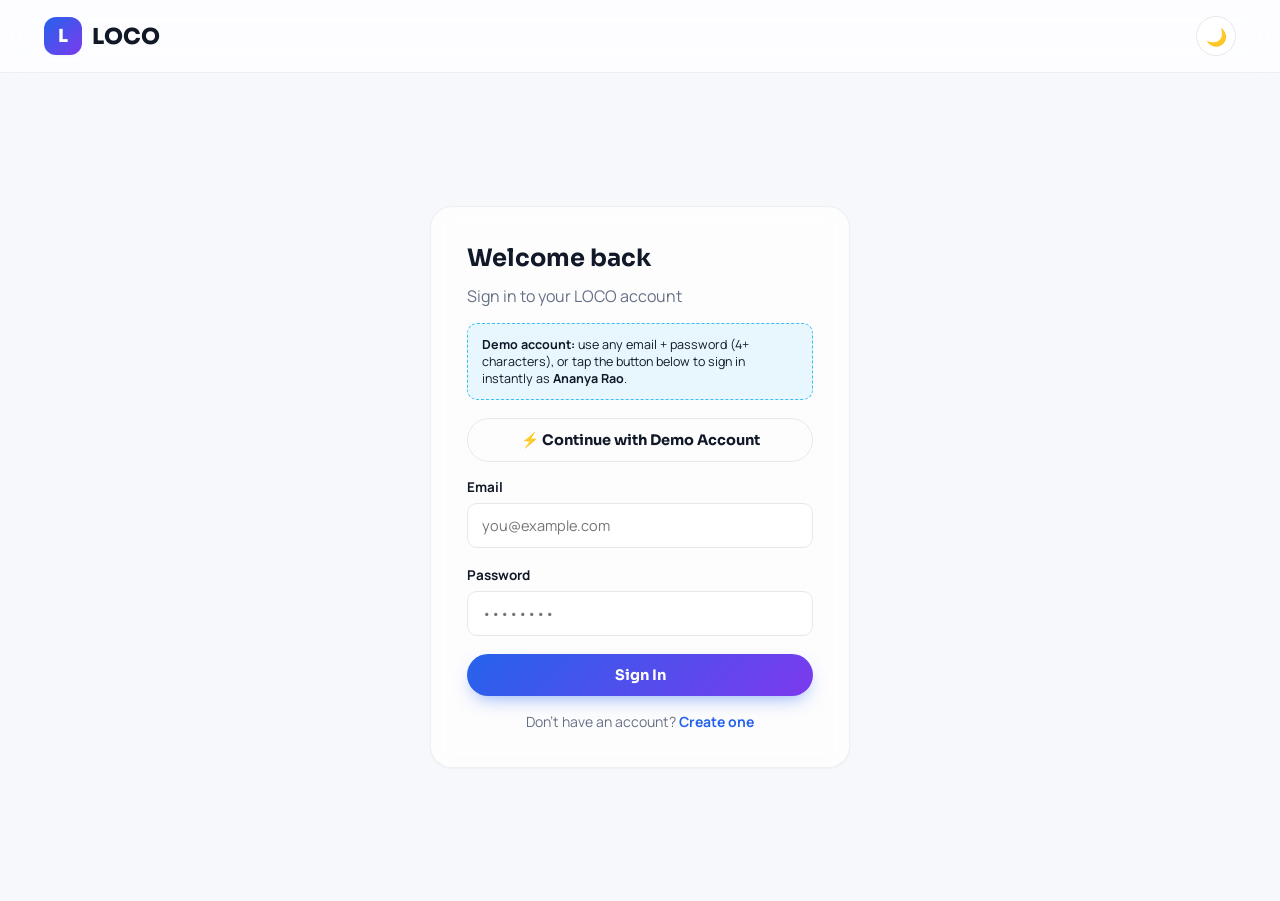
<file: login.html>
<!DOCTYPE html>
<html lang="en">
<head>
<meta charset="UTF-8">
<meta name="viewport" content="width=device-width, initial-scale=1.0">
<title>Sign In — LOCO</title>
<link rel="icon" href="data:image/svg+xml,<svg xmlns=%22http://www.w3.org/2000/svg%22 viewBox=%220 0 100 100%22><text y=%22.9em%22 font-size=%2290%22>🧭</text></svg>">
<link rel="stylesheet" href="css/style.css">
</head>
<body>

<nav class="navbar">
  <div class="container">
    <a href="index.html" class="brand"><span class="brand-mark">L</span>LOCO</a>
    <div class="nav-links"></div>
    <div class="nav-actions">
      <button class="icon-btn" id="themeToggle" aria-label="Toggle dark mode"><span class="theme-icon">🌙</span></button>
    </div>
  </div>
</nav>

<div class="auth-wrap">
  <div class="panel auth-card">
    <h2 style="margin-top:0;">Welcome back</h2>
    <p class="muted" style="margin-top:-8px;">Sign in to your LOCO account</p>

    <div class="demo-account-box">
      <b>Demo account:</b> use any email + password (4+ characters), or tap the button below to sign in instantly as <b>Ananya Rao</b>.
    </div>
    <button class="btn btn-outline btn-block mb-16" id="demoLoginBtn">⚡ Continue with Demo Account</button>

    <form id="loginForm" novalidate>
      <div class="form-group">
        <label for="loginEmail">Email</label>
        <input type="email" id="loginEmail" placeholder="you@example.com">
        <div class="error-text">Enter a valid email</div>
      </div>
      <div class="form-group">
        <label for="loginPassword">Password</label>
        <input type="password" id="loginPassword" placeholder="••••••••">
        <div class="error-text">Password must be at least 4 characters</div>
      </div>
      <button class="btn btn-primary btn-block" type="submit">Sign In</button>
    </form>
    <div class="auth-switch">Don't have an account? <a href="register.html">Create one</a></div>
  </div>
</div>

<script src="js/data.js"></script>
<script src="js/app.js"></script>
<script src="js/auth.js"></script>
</body>
</html>
</file>
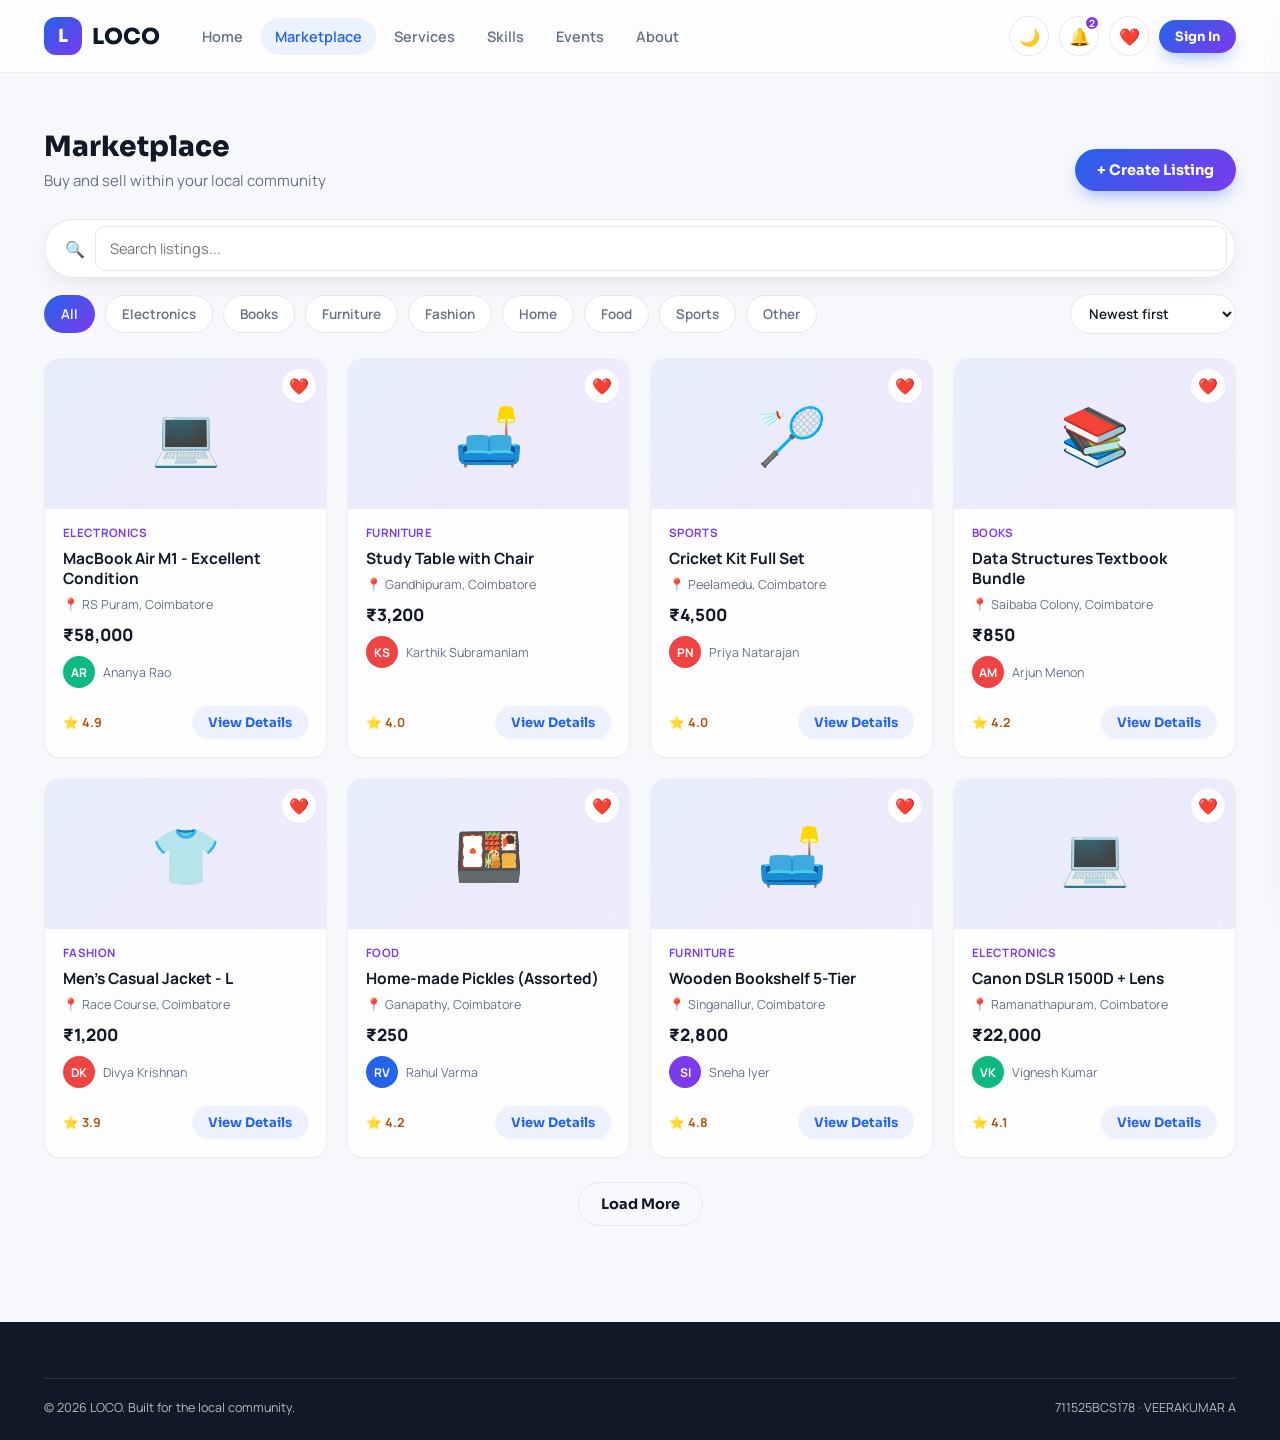
<file: marketplace.html>
<!DOCTYPE html>
<html lang="en">
<head>
<meta charset="UTF-8">
<meta name="viewport" content="width=device-width, initial-scale=1.0">
<title>Marketplace — LOCO</title>
<link rel="icon" href="data:image/svg+xml,<svg xmlns=%22http://www.w3.org/2000/svg%22 viewBox=%220 0 100 100%22><text y=%22.9em%22 font-size=%2290%22>🧭</text></svg>">
<link rel="stylesheet" href="css/style.css">
</head>
<body>

<nav class="navbar">
  <div class="container">
    <a href="index.html" class="brand"><span class="brand-mark">L</span>LOCO</a>
    <div class="nav-links">
      <a href="index.html">Home</a>
      <a href="marketplace.html">Marketplace</a>
      <a href="services.html">Services</a>
      <a href="skills.html">Skills</a>
      <a href="events.html">Events</a>
      <a href="about.html">About</a>
    </div>
    <div class="nav-actions">
      <button class="icon-btn" id="themeToggle" aria-label="Toggle dark mode"><span class="theme-icon">🌙</span></button>
      <div style="position:relative;">
        <button class="icon-btn" id="notifBell" aria-label="Notifications">🔔<span class="badge-dot" id="notifCount">0</span></button>
        <div class="panel hidden" id="notifPanel" style="position:absolute; right:0; top:50px; width:320px; max-height:400px; overflow-y:auto; z-index:150;">
          <div id="notifList"></div>
        </div>
      </div>
      <a href="favorites.html" class="icon-btn" aria-label="Favorites">❤️</a>
      <div id="navUserSlot"></div>
      <button class="nav-toggle" aria-label="Open menu">☰</button>
    </div>
  </div>
</nav>
<div class="drawer-backdrop"></div>
<div class="mobile-drawer">
  <a href="index.html">Home</a>
  <a href="marketplace.html">Marketplace</a>
  <a href="services.html">Services</a>
  <a href="skills.html">Skills</a>
  <a href="events.html">Events</a>
  <a href="favorites.html">Favorites</a>
  <a href="messages.html">Messages</a>
  <a href="dashboard.html">Dashboard</a>
  <a href="profile.html">Profile</a>
  <a href="about.html">About / Help</a>
</div>

<section class="section" style="padding-bottom:0;">
  <div class="container">
    <div class="section-head">
      <div><h2>Marketplace</h2><p>Buy and sell within your local community</p></div>
      <a href="create-listing.html" class="btn btn-primary">+ Create Listing</a>
    </div>
    <div class="searchbar mb-16" style="max-width:100%;">
      <span>🔍</span>
      <input type="text" id="marketSearch" placeholder="Search listings...">
      <div class="search-suggestions hidden" id="marketSearchSugg"></div>
    </div>
    <div class="filter-bar">
      <button class="chip active" data-filter-chip="all">All</button>
      <button class="chip" data-filter-chip="Electronics">Electronics</button>
      <button class="chip" data-filter-chip="Books">Books</button>
      <button class="chip" data-filter-chip="Furniture">Furniture</button>
      <button class="chip" data-filter-chip="Fashion">Fashion</button>
      <button class="chip" data-filter-chip="Home">Home</button>
      <button class="chip" data-filter-chip="Food">Food</button>
      <button class="chip" data-filter-chip="Sports">Sports</button>
      <button class="chip" data-filter-chip="Other">Other</button>
      <select class="select-field" id="sortSelect" style="margin-left:auto;">
        <option value="newest">Newest first</option>
        <option value="price-low">Price: Low to High</option>
        <option value="price-high">Price: High to Low</option>
        <option value="rating">Highest rated</option>
      </select>
    </div>
  </div>
</section>

<section class="section" style="padding-top:0;">
  <div class="container">
    <div class="grid" id="marketGrid"></div>
    <div class="empty-state hidden" id="marketEmpty">
      <div class="icon">🔍</div><h3>No listings found</h3><p>Try a different search or category filter.</p>
    </div>
    <div class="center-text mt-24">
      <button class="btn btn-outline" id="marketLoadMore">Load More</button>
    </div>
  </div>
</section>

<footer class="site-footer">
  <div class="container">
    <div class="footer-bottom">
      <span>© 2026 LOCO. Built for the local community.</span>
      <span>711525BCS178 · VEERAKUMAR A</span>
    </div>
  </div>
</footer>
<nav class="mobile-bottom-nav">
  <a href="index.html"><span class="mbn-icon">🏠</span>Home</a>
  <a href="marketplace.html" class="active"><span class="mbn-icon">🛍️</span>Market</a>
  <a href="events.html"><span class="mbn-icon">📅</span>Events</a>
  <a href="messages.html"><span class="mbn-icon">💬</span>Chat</a>
  <a href="dashboard.html"><span class="mbn-icon">👤</span>You</a>
</nav>
<button class="back-to-top" id="backToTop" aria-label="Back to top">↑</button>

<script src="js/data.js"></script>
<script src="js/app.js"></script>
<script src="js/auth.js"></script>
<script src="js/marketplace.js"></script>
<script src="js/dashboard.js"></script>
<script src="js/messages.js"></script>
<script>
  document.addEventListener("DOMContentLoaded", () => {
    const params = new URLSearchParams(window.location.search);
    const cat = params.get("category");
    const q = params.get("q");
    if (q) document.getElementById("marketSearch").value = q;
    if (cat) {
      document.querySelectorAll("[data-filter-chip]").forEach(c => c.classList.toggle("active", c.dataset.filterChip === cat));
    }
    setupFilterPage({
      gridId: "marketGrid", emptyId: "marketEmpty", loadMoreId: "marketLoadMore",
      dataFn: DB.listings, templateFn: listingCardHTML, searchInputId: "marketSearch"
    });
    initGlobalSearch("marketSearch", "marketSearchSugg");
  });
</script>
</body>
</html>
</file>
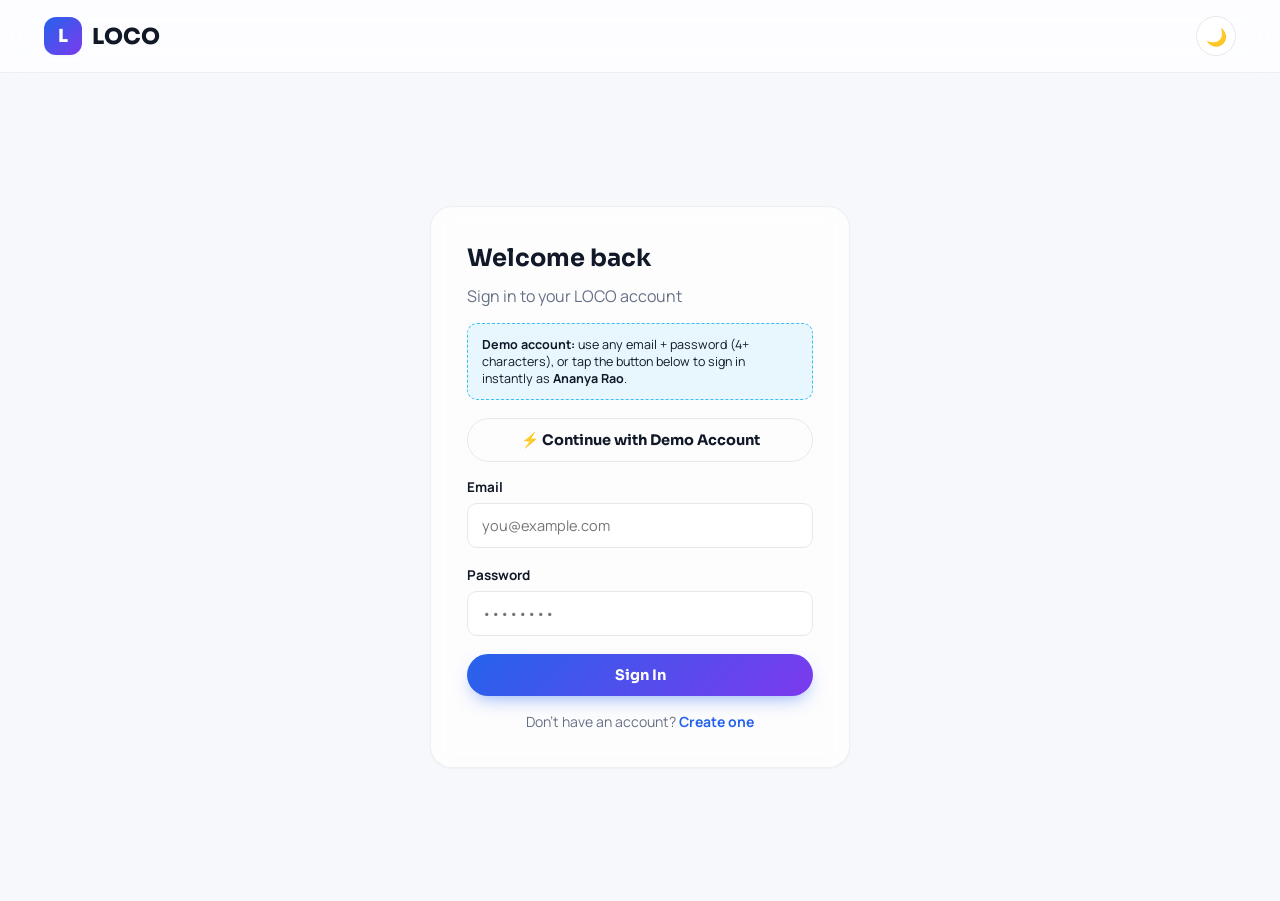
<file: messages.html>
<!DOCTYPE html>
<html lang="en">
<head>
<meta charset="UTF-8">
<meta name="viewport" content="width=device-width, initial-scale=1.0">
<title>Messages — LOCO</title>
<link rel="icon" href="data:image/svg+xml,<svg xmlns=%22http://www.w3.org/2000/svg%22 viewBox=%220 0 100 100%22><text y=%22.9em%22 font-size=%2290%22>🧭</text></svg>">
<link rel="stylesheet" href="css/style.css">
</head>
<body>

<nav class="navbar">
  <div class="container">
    <a href="index.html" class="brand"><span class="brand-mark">L</span>LOCO</a>
    <div class="nav-links">
      <a href="index.html">Home</a>
      <a href="marketplace.html">Marketplace</a>
      <a href="services.html">Services</a>
      <a href="skills.html">Skills</a>
      <a href="events.html">Events</a>
      <a href="about.html">About</a>
    </div>
    <div class="nav-actions">
      <button class="icon-btn" id="themeToggle" aria-label="Toggle dark mode"><span class="theme-icon">🌙</span></button>
      <div style="position:relative;">
        <button class="icon-btn" id="notifBell" aria-label="Notifications">🔔<span class="badge-dot" id="notifCount">0</span></button>
        <div class="panel hidden" id="notifPanel" style="position:absolute; right:0; top:50px; width:320px; max-height:400px; overflow-y:auto; z-index:150;">
          <div id="notifList"></div>
        </div>
      </div>
      <a href="favorites.html" class="icon-btn" aria-label="Favorites">❤️</a>
      <div id="navUserSlot"></div>
      <button class="nav-toggle" aria-label="Open menu">☰</button>
    </div>
  </div>
</nav>
<div class="drawer-backdrop"></div>
<div class="mobile-drawer">
  <a href="index.html">Home</a>
  <a href="marketplace.html">Marketplace</a>
  <a href="services.html">Services</a>
  <a href="skills.html">Skills</a>
  <a href="events.html">Events</a>
  <a href="favorites.html">Favorites</a>
  <a href="messages.html">Messages</a>
  <a href="dashboard.html">Dashboard</a>
  <a href="profile.html">Profile</a>
  <a href="about.html">About / Help</a>
</div>

<section class="section">
  <div class="container">
    <h2 class="mb-16">Messages</h2>
    <div class="msg-layout" id="msgLayout">
      <div class="msg-list" id="msgList"></div>
      <div style="display:flex;flex-direction:column;height:100%;">
        <div class="empty-state" id="msgEmptyState"><div class="icon">💬</div><h3>Select a conversation</h3><p>Choose someone from the left to view your chat.</p></div>
        <div id="msgThread" class="msg-thread hidden" style="height:100%;">
          <div class="msg-thread-head">
            <span class="avatar sm" id="threadOtherAvatar"></span>
            <div><b id="threadOtherName"></b><div class="muted" style="font-size:12px;" id="threadOtherLoc"></div></div>
          </div>
          <div class="msg-thread-body" id="msgThreadBody"></div>
          <form class="msg-input-row" id="msgSendForm">
            <input type="text" id="msgInput" placeholder="Type a message..." autocomplete="off">
            <button class="btn btn-primary" type="submit">Send</button>
          </form>
        </div>
      </div>
    </div>
  </div>
</section>

<footer class="site-footer">
  <div class="container">
    <div class="footer-bottom">
      <span>© 2026 LOCO. Built for the local community.</span>
      <span>711525BCS178 · VEERAKUMAR A</span>
    </div>
  </div>
</footer>
<nav class="mobile-bottom-nav">
  <a href="index.html"><span class="mbn-icon">🏠</span>Home</a>
  <a href="marketplace.html"><span class="mbn-icon">🛍️</span>Market</a>
  <a href="events.html"><span class="mbn-icon">📅</span>Events</a>
  <a href="messages.html" class="active"><span class="mbn-icon">💬</span>Chat</a>
  <a href="dashboard.html"><span class="mbn-icon">👤</span>You</a>
</nav>
<button class="back-to-top" id="backToTop" aria-label="Back to top">↑</button>

<script src="js/data.js"></script>
<script src="js/app.js"></script>
<script src="js/auth.js"></script>
<script src="js/marketplace.js"></script>
<script src="js/dashboard.js"></script>
<script src="js/messages.js"></script>
</body>
</html>
</file>
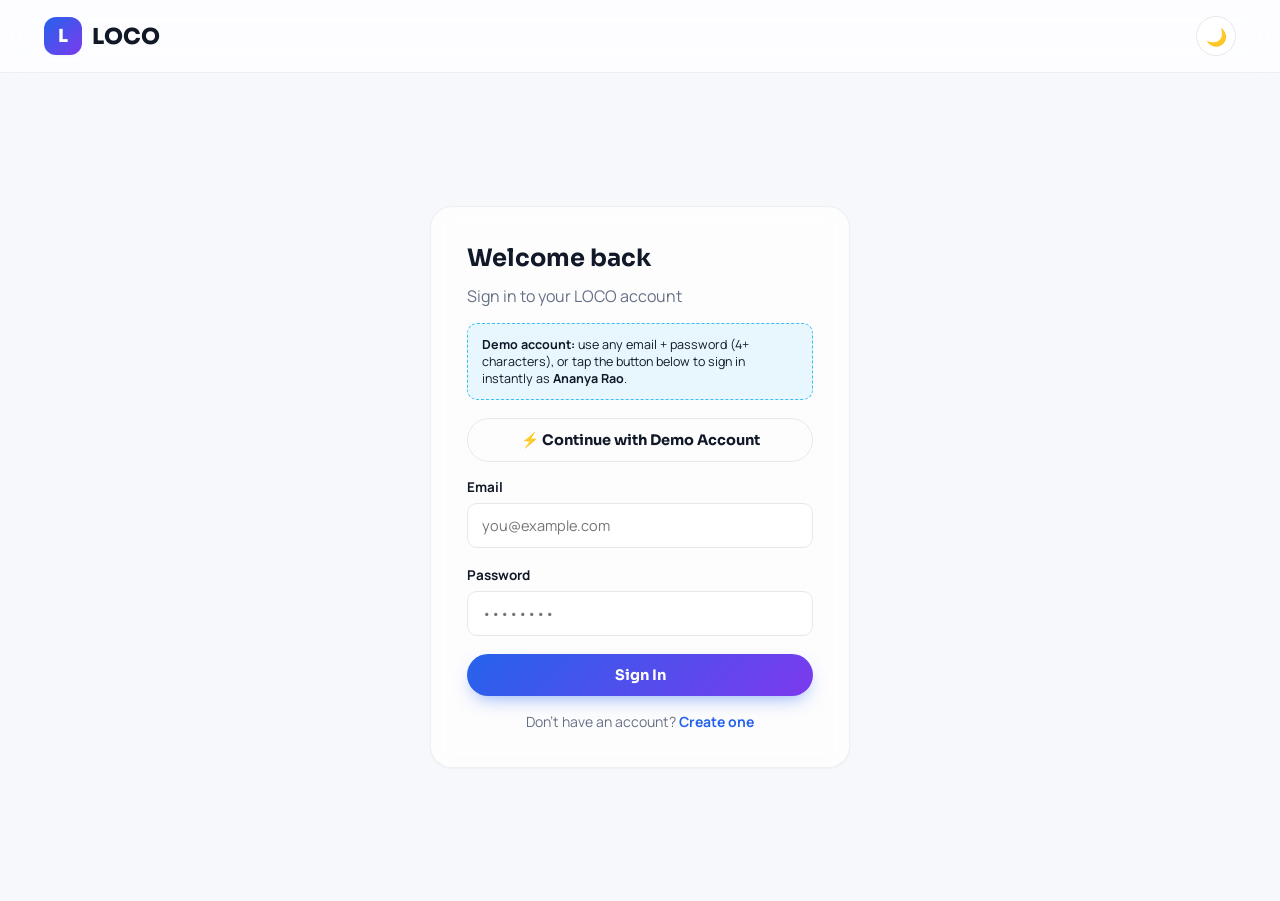
<file: profile.html>
<!DOCTYPE html>
<html lang="en">
<head>
<meta charset="UTF-8">
<meta name="viewport" content="width=device-width, initial-scale=1.0">
<title>Profile — LOCO</title>
<link rel="icon" href="data:image/svg+xml,<svg xmlns=%22http://www.w3.org/2000/svg%22 viewBox=%220 0 100 100%22><text y=%22.9em%22 font-size=%2290%22>🧭</text></svg>">
<link rel="stylesheet" href="css/style.css">
</head>
<body>

<nav class="navbar">
  <div class="container">
    <a href="index.html" class="brand"><span class="brand-mark">L</span>LOCO</a>
    <div class="nav-links">
      <a href="index.html">Home</a>
      <a href="marketplace.html">Marketplace</a>
      <a href="services.html">Services</a>
      <a href="skills.html">Skills</a>
      <a href="events.html">Events</a>
      <a href="about.html">About</a>
    </div>
    <div class="nav-actions">
      <button class="icon-btn" id="themeToggle" aria-label="Toggle dark mode"><span class="theme-icon">🌙</span></button>
      <div style="position:relative;">
        <button class="icon-btn" id="notifBell" aria-label="Notifications">🔔<span class="badge-dot" id="notifCount">0</span></button>
        <div class="panel hidden" id="notifPanel" style="position:absolute; right:0; top:50px; width:320px; max-height:400px; overflow-y:auto; z-index:150;">
          <div id="notifList"></div>
        </div>
      </div>
      <a href="favorites.html" class="icon-btn" aria-label="Favorites">❤️</a>
      <div id="navUserSlot"></div>
      <button class="nav-toggle" aria-label="Open menu">☰</button>
    </div>
  </div>
</nav>
<div class="drawer-backdrop"></div>
<div class="mobile-drawer">
  <a href="index.html">Home</a>
  <a href="marketplace.html">Marketplace</a>
  <a href="services.html">Services</a>
  <a href="skills.html">Skills</a>
  <a href="events.html">Events</a>
  <a href="favorites.html">Favorites</a>
  <a href="messages.html">Messages</a>
  <a href="dashboard.html">Dashboard</a>
  <a href="profile.html">Profile</a>
  <a href="about.html">About / Help</a>
</div>

<section class="section">
  <div class="container" style="max-width:640px;">
    <div class="panel">
      <div class="flex items-center gap-16 mb-16">
        <div class="avatar lg" id="profAvatarPreview"></div>
        <div>
          <h2 style="margin:0;">Edit Profile</h2>
          <span class="muted" style="font-size:13.5px;">Update how the community sees you</span>
        </div>
      </div>
      <form id="profileForm" novalidate>
        <div class="form-group">
          <label for="profName">Full Name</label>
          <input type="text" id="profName" placeholder="Enter your full name">
          <div class="error-text">Enter your full name</div>
        </div>
        <div class="form-group">
          <label for="profEmail">Email</label>
          <input type="email" id="profEmail" placeholder="you@example.com">
          <div class="hint">Update your email and it will sync to the local storage profile immediately.</div>
        </div>
        <div class="form-group">
          <label for="profLocation">Community Area</label>
          <input type="text" id="profLocation" placeholder="e.g. RS Puram, Coimbatore">
        </div>
        <div class="form-group">
          <label for="profBio">Bio</label>
          <textarea id="profBio" placeholder="Tell your community a bit about yourself"></textarea>
        </div>
        <button class="btn btn-primary btn-block" type="submit">Save Changes</button>
      </form>
    </div>
  </div>
</section>

<footer class="site-footer">
  <div class="container">
    <div class="footer-bottom">
      <span>© 2026 LOCO. Built for the local community.</span>
      <span>711525BCS178 · VEERAKUMAR A</span>
    </div>
  </div>
</footer>
<nav class="mobile-bottom-nav">
  <a href="index.html"><span class="mbn-icon">🏠</span>Home</a>
  <a href="marketplace.html"><span class="mbn-icon">🛍️</span>Market</a>
  <a href="events.html"><span class="mbn-icon">📅</span>Events</a>
  <a href="messages.html"><span class="mbn-icon">💬</span>Chat</a>
  <a href="dashboard.html"><span class="mbn-icon">👤</span>You</a>
</nav>
<button class="back-to-top" id="backToTop" aria-label="Back to top">↑</button>

<script src="js/data.js"></script>
<script src="js/app.js"></script>
<script src="js/auth.js"></script>
<script src="js/marketplace.js"></script>
<script src="js/dashboard.js"></script>
<script src="js/messages.js"></script>
<script src="js/profile.js"></script>
</body>
</html>
</file>
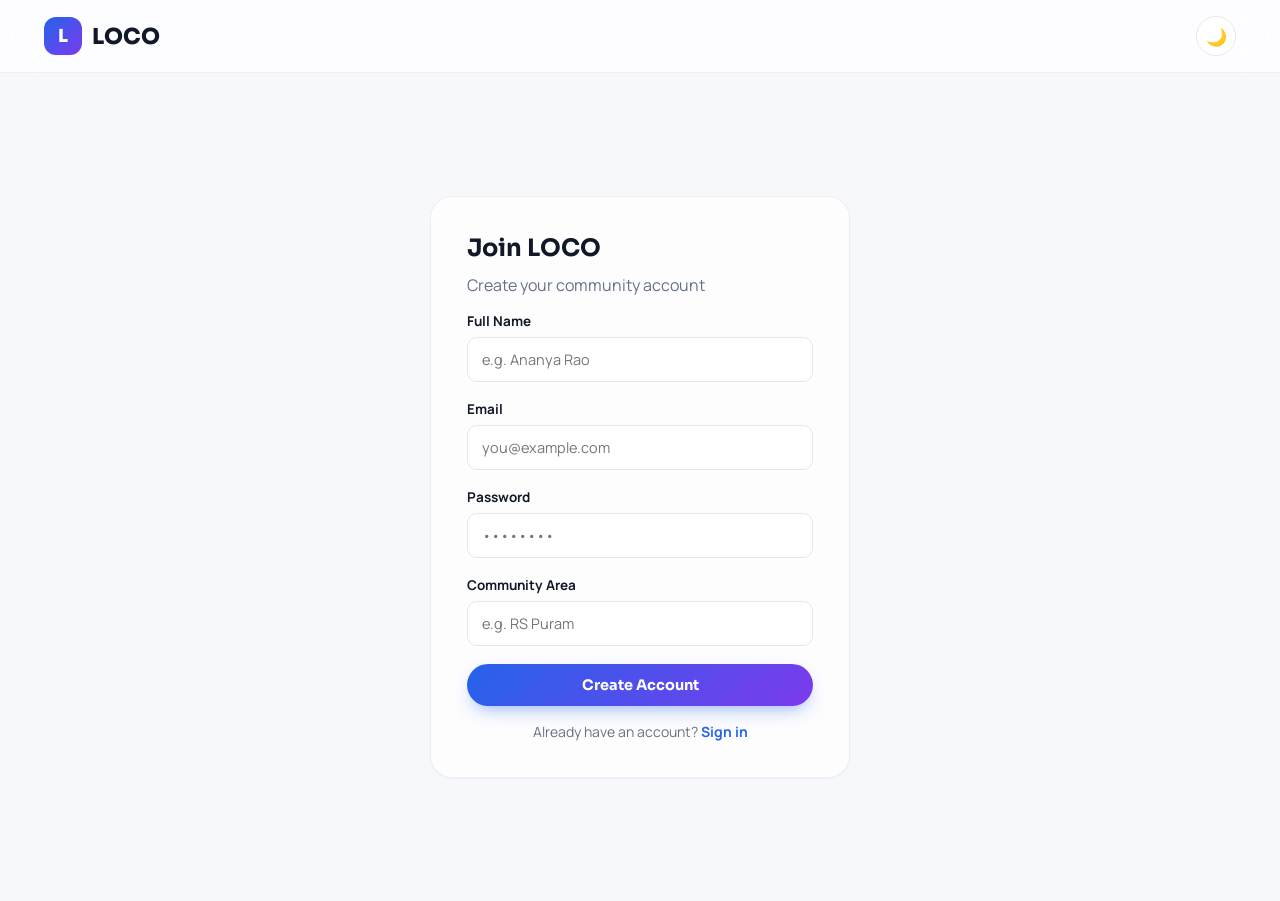
<file: register.html>
<!DOCTYPE html>
<html lang="en">
<head>
<meta charset="UTF-8">
<meta name="viewport" content="width=device-width, initial-scale=1.0">
<title>Create Account — LOCO</title>
<link rel="icon" href="data:image/svg+xml,<svg xmlns=%22http://www.w3.org/2000/svg%22 viewBox=%220 0 100 100%22><text y=%22.9em%22 font-size=%2290%22>🧭</text></svg>">
<link rel="stylesheet" href="css/style.css">
</head>
<body>

<nav class="navbar">
  <div class="container">
    <a href="index.html" class="brand"><span class="brand-mark">L</span>LOCO</a>
    <div class="nav-links"></div>
    <div class="nav-actions">
      <button class="icon-btn" id="themeToggle" aria-label="Toggle dark mode"><span class="theme-icon">🌙</span></button>
    </div>
  </div>
</nav>

<div class="auth-wrap">
  <div class="panel auth-card">
    <h2 style="margin-top:0;">Join LOCO</h2>
    <p class="muted" style="margin-top:-8px;">Create your community account</p>

    <form id="registerForm" novalidate>
      <div class="form-group">
        <label for="regName">Full Name</label>
        <input type="text" id="regName" placeholder="e.g. Ananya Rao">
        <div class="error-text">Enter your full name</div>
      </div>
      <div class="form-group">
        <label for="regEmail">Email</label>
        <input type="email" id="regEmail" placeholder="you@example.com">
        <div class="error-text">Enter a valid email</div>
      </div>
      <div class="form-group">
        <label for="regPassword">Password</label>
        <input type="password" id="regPassword" placeholder="••••••••">
        <div class="error-text">Password must be at least 4 characters</div>
      </div>
      <div class="form-group">
        <label for="regLocation">Community Area</label>
        <input type="text" id="regLocation" placeholder="e.g. RS Puram">
        <div class="error-text">Tell us your area</div>
      </div>
      <button class="btn btn-primary btn-block" type="submit">Create Account</button>
    </form>
    <div class="auth-switch">Already have an account? <a href="login.html">Sign in</a></div>
  </div>
</div>

<script src="js/data.js"></script>
<script src="js/app.js"></script>
<script src="js/auth.js"></script>
</body>
</html>
</file>
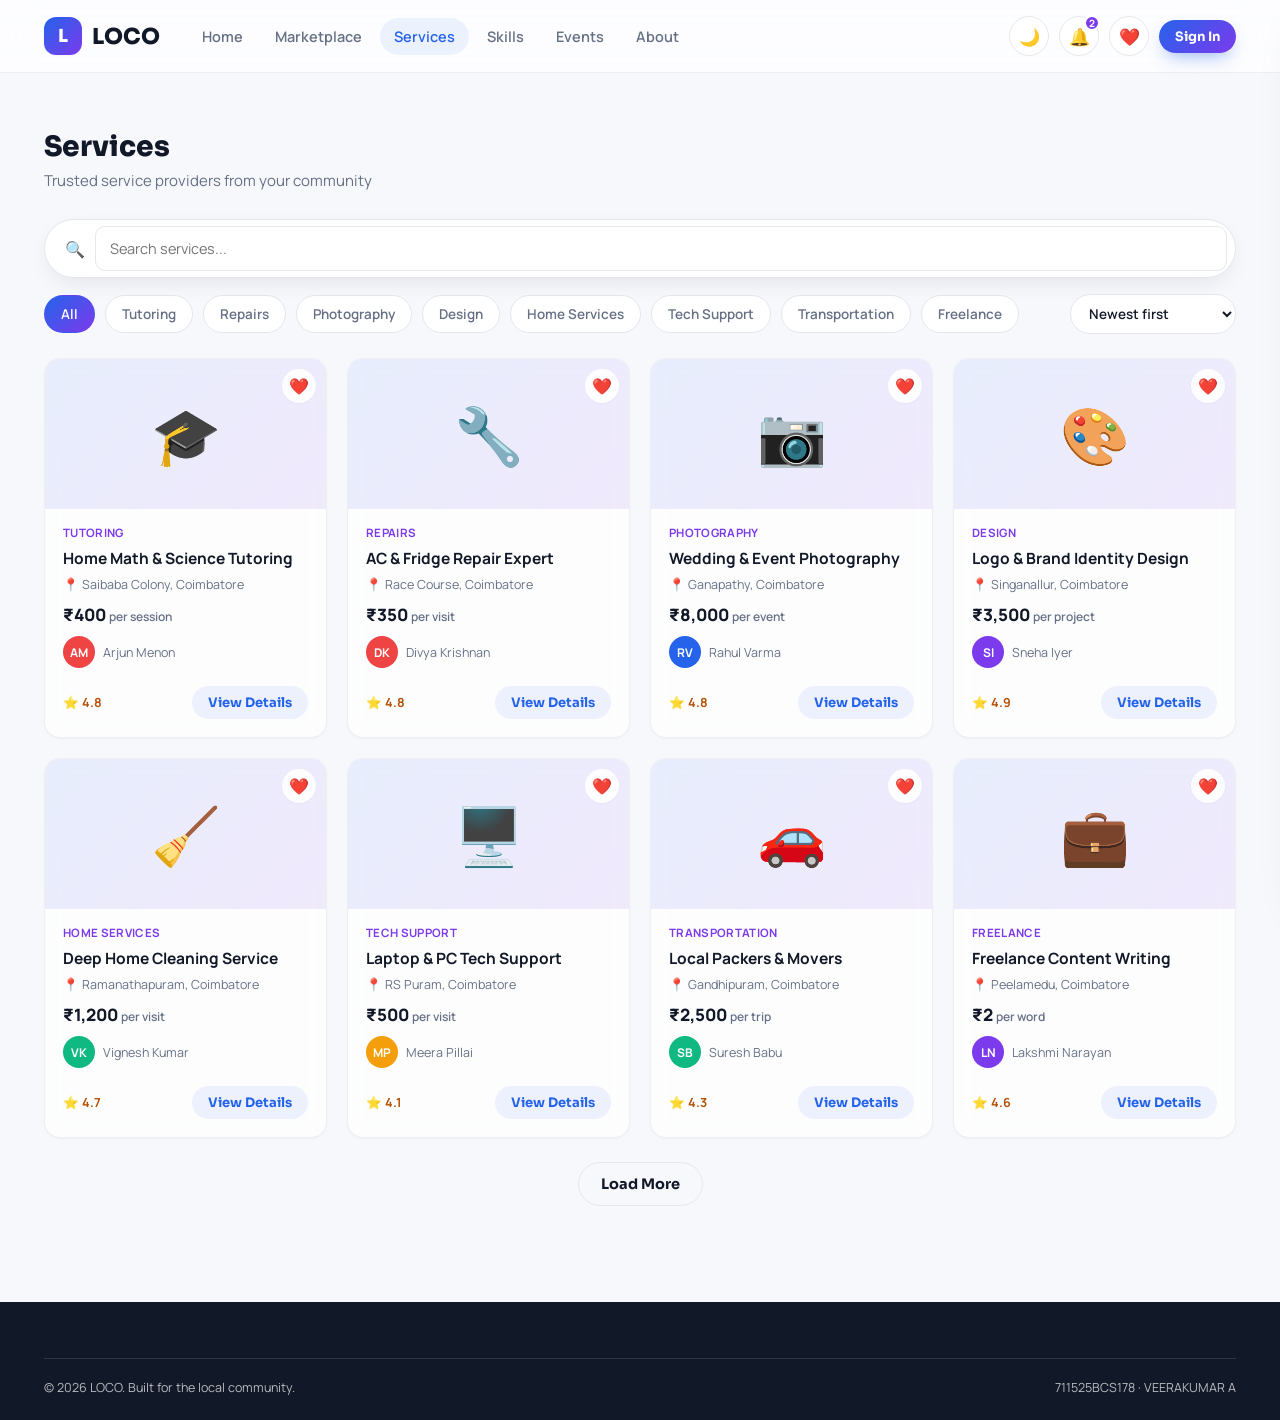
<file: services.html>
<!DOCTYPE html>
<html lang="en">
<head>
<meta charset="UTF-8">
<meta name="viewport" content="width=device-width, initial-scale=1.0">
<title>Services — LOCO</title>
<link rel="icon" href="data:image/svg+xml,<svg xmlns=%22http://www.w3.org/2000/svg%22 viewBox=%220 0 100 100%22><text y=%22.9em%22 font-size=%2290%22>🧭</text></svg>">
<link rel="stylesheet" href="css/style.css">
</head>
<body>

<nav class="navbar">
  <div class="container">
    <a href="index.html" class="brand"><span class="brand-mark">L</span>LOCO</a>
    <div class="nav-links">
      <a href="index.html">Home</a>
      <a href="marketplace.html">Marketplace</a>
      <a href="services.html">Services</a>
      <a href="skills.html">Skills</a>
      <a href="events.html">Events</a>
      <a href="about.html">About</a>
    </div>
    <div class="nav-actions">
      <button class="icon-btn" id="themeToggle" aria-label="Toggle dark mode"><span class="theme-icon">🌙</span></button>
      <div style="position:relative;">
        <button class="icon-btn" id="notifBell" aria-label="Notifications">🔔<span class="badge-dot" id="notifCount">0</span></button>
        <div class="panel hidden" id="notifPanel" style="position:absolute; right:0; top:50px; width:320px; max-height:400px; overflow-y:auto; z-index:150;">
          <div id="notifList"></div>
        </div>
      </div>
      <a href="favorites.html" class="icon-btn" aria-label="Favorites">❤️</a>
      <div id="navUserSlot"></div>
      <button class="nav-toggle" aria-label="Open menu">☰</button>
    </div>
  </div>
</nav>
<div class="drawer-backdrop"></div>
<div class="mobile-drawer">
  <a href="index.html">Home</a>
  <a href="marketplace.html">Marketplace</a>
  <a href="services.html">Services</a>
  <a href="skills.html">Skills</a>
  <a href="events.html">Events</a>
  <a href="favorites.html">Favorites</a>
  <a href="messages.html">Messages</a>
  <a href="dashboard.html">Dashboard</a>
  <a href="profile.html">Profile</a>
  <a href="about.html">About / Help</a>
</div>

<section class="section" style="padding-bottom:0;">
  <div class="container">
    <div class="section-head"><div><h2>Services</h2><p>Trusted service providers from your community</p></div></div>
    <div class="searchbar mb-16" style="max-width:100%;">
      <span>🔍</span>
      <input type="text" id="serviceSearch" placeholder="Search services...">
      <div class="search-suggestions hidden" id="serviceSearchSugg"></div>
    </div>
    <div class="filter-bar">
      <button class="chip active" data-filter-chip="all">All</button>
      <button class="chip" data-filter-chip="Tutoring">Tutoring</button>
      <button class="chip" data-filter-chip="Repairs">Repairs</button>
      <button class="chip" data-filter-chip="Photography">Photography</button>
      <button class="chip" data-filter-chip="Design">Design</button>
      <button class="chip" data-filter-chip="Home Services">Home Services</button>
      <button class="chip" data-filter-chip="Tech Support">Tech Support</button>
      <button class="chip" data-filter-chip="Transportation">Transportation</button>
      <button class="chip" data-filter-chip="Freelance">Freelance</button>
      <select class="select-field" id="sortSelect" style="margin-left:auto;">
        <option value="newest">Newest first</option>
        <option value="price-low">Price: Low to High</option>
        <option value="price-high">Price: High to Low</option>
        <option value="rating">Highest rated</option>
      </select>
    </div>
  </div>
</section>

<section class="section" style="padding-top:0;">
  <div class="container">
    <div class="grid" id="serviceGrid"></div>
    <div class="empty-state hidden" id="serviceEmpty">
      <div class="icon">🔍</div><h3>No services found</h3><p>Try a different search or category filter.</p>
    </div>
    <div class="center-text mt-24">
      <button class="btn btn-outline" id="serviceLoadMore">Load More</button>
    </div>
  </div>
</section>

<footer class="site-footer">
  <div class="container">
    <div class="footer-bottom">
      <span>© 2026 LOCO. Built for the local community.</span>
      <span>711525BCS178 · VEERAKUMAR A</span>
    </div>
  </div>
</footer>
<nav class="mobile-bottom-nav">
  <a href="index.html"><span class="mbn-icon">🏠</span>Home</a>
  <a href="marketplace.html"><span class="mbn-icon">🛍️</span>Market</a>
  <a href="events.html"><span class="mbn-icon">📅</span>Events</a>
  <a href="messages.html"><span class="mbn-icon">💬</span>Chat</a>
  <a href="dashboard.html"><span class="mbn-icon">👤</span>You</a>
</nav>
<button class="back-to-top" id="backToTop" aria-label="Back to top">↑</button>

<script src="js/data.js"></script>
<script src="js/app.js"></script>
<script src="js/auth.js"></script>
<script src="js/marketplace.js"></script>
<script src="js/dashboard.js"></script>
<script src="js/messages.js"></script>
<script>
  document.addEventListener("DOMContentLoaded", () => {
    setupFilterPage({
      gridId: "serviceGrid", emptyId: "serviceEmpty", loadMoreId: "serviceLoadMore",
      dataFn: DB.services, templateFn: serviceCardHTML, searchInputId: "serviceSearch"
    });
    initGlobalSearch("serviceSearch", "serviceSearchSugg");
  });
</script>
</body>
</html>
</file>
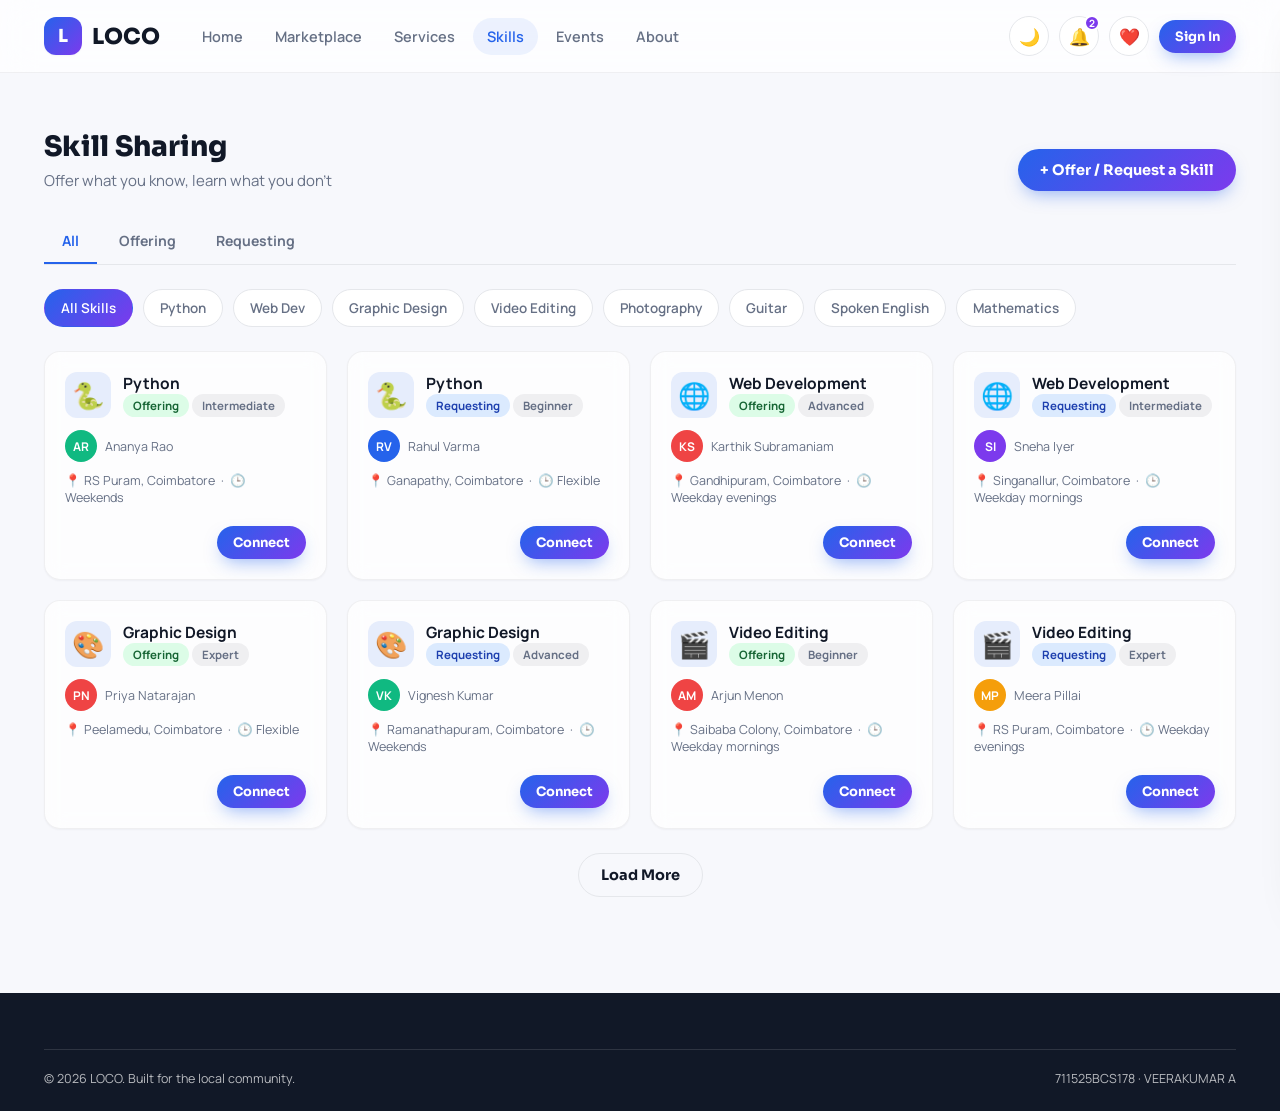
<file: skills.html>
<!DOCTYPE html>
<html lang="en">
<head>
<meta charset="UTF-8">
<meta name="viewport" content="width=device-width, initial-scale=1.0">
<title>Skill Sharing — LOCO</title>
<link rel="icon" href="data:image/svg+xml,<svg xmlns=%22http://www.w3.org/2000/svg%22 viewBox=%220 0 100 100%22><text y=%22.9em%22 font-size=%2290%22>🧭</text></svg>">
<link rel="stylesheet" href="css/style.css">
</head>
<body>

<nav class="navbar">
  <div class="container">
    <a href="index.html" class="brand"><span class="brand-mark">L</span>LOCO</a>
    <div class="nav-links">
      <a href="index.html">Home</a>
      <a href="marketplace.html">Marketplace</a>
      <a href="services.html">Services</a>
      <a href="skills.html">Skills</a>
      <a href="events.html">Events</a>
      <a href="about.html">About</a>
    </div>
    <div class="nav-actions">
      <button class="icon-btn" id="themeToggle" aria-label="Toggle dark mode"><span class="theme-icon">🌙</span></button>
      <div style="position:relative;">
        <button class="icon-btn" id="notifBell" aria-label="Notifications">🔔<span class="badge-dot" id="notifCount">0</span></button>
        <div class="panel hidden" id="notifPanel" style="position:absolute; right:0; top:50px; width:320px; max-height:400px; overflow-y:auto; z-index:150;">
          <div id="notifList"></div>
        </div>
      </div>
      <a href="favorites.html" class="icon-btn" aria-label="Favorites">❤️</a>
      <div id="navUserSlot"></div>
      <button class="nav-toggle" aria-label="Open menu">☰</button>
    </div>
  </div>
</nav>
<div class="drawer-backdrop"></div>
<div class="mobile-drawer">
  <a href="index.html">Home</a>
  <a href="marketplace.html">Marketplace</a>
  <a href="services.html">Services</a>
  <a href="skills.html">Skills</a>
  <a href="events.html">Events</a>
  <a href="favorites.html">Favorites</a>
  <a href="messages.html">Messages</a>
  <a href="dashboard.html">Dashboard</a>
  <a href="profile.html">Profile</a>
  <a href="about.html">About / Help</a>
</div>

<section class="section" style="padding-bottom:0;">
  <div class="container">
    <div class="section-head">
      <div><h2>Skill Sharing</h2><p>Offer what you know, learn what you don't</p></div>
      <button class="btn btn-primary" id="topAddSkillBtn">+ Offer / Request a Skill</button>
    </div>
    <div class="tabs">
      <button class="tab-btn active" data-skill-tab="all">All</button>
      <button class="tab-btn" data-skill-tab="offer">Offering</button>
      <button class="tab-btn" data-skill-tab="request">Requesting</button>
    </div>
    <div class="filter-bar">
      <button class="chip active" data-filter-chip="all">All Skills</button>
      <button class="chip" data-filter-chip="Python">Python</button>
      <button class="chip" data-filter-chip="Web Development">Web Dev</button>
      <button class="chip" data-filter-chip="Graphic Design">Graphic Design</button>
      <button class="chip" data-filter-chip="Video Editing">Video Editing</button>
      <button class="chip" data-filter-chip="Photography">Photography</button>
      <button class="chip" data-filter-chip="Guitar">Guitar</button>
      <button class="chip" data-filter-chip="Spoken English">Spoken English</button>
      <button class="chip" data-filter-chip="Mathematics">Mathematics</button>
    </div>
  </div>
</section>

<section class="section" style="padding-top:0;">
  <div class="container">
    <div class="grid" id="skillGrid"></div>
    <div class="empty-state hidden" id="skillEmpty">
      <div class="icon">🎓</div><h3>No skills found</h3><p>Try a different filter, or be the first to add one.</p>
    </div>
    <div class="center-text mt-24">
      <button class="btn btn-outline" id="skillLoadMore">Load More</button>
    </div>
  </div>
</section>

<footer class="site-footer">
  <div class="container">
    <div class="footer-bottom">
      <span>© 2026 LOCO. Built for the local community.</span>
      <span>711525BCS178 · VEERAKUMAR A</span>
    </div>
  </div>
</footer>
<nav class="mobile-bottom-nav">
  <a href="index.html"><span class="mbn-icon">🏠</span>Home</a>
  <a href="marketplace.html"><span class="mbn-icon">🛍️</span>Market</a>
  <a href="events.html"><span class="mbn-icon">📅</span>Events</a>
  <a href="messages.html"><span class="mbn-icon">💬</span>Chat</a>
  <a href="dashboard.html"><span class="mbn-icon">👤</span>You</a>
</nav>
<button class="back-to-top" id="backToTop" aria-label="Back to top">↑</button>

<script src="js/data.js"></script>
<script src="js/app.js"></script>
<script src="js/auth.js"></script>
<script src="js/marketplace.js"></script>
<script src="js/dashboard.js"></script>
<script src="js/messages.js"></script>
<script>
  document.addEventListener("DOMContentLoaded", () => {
    let typeFilter = "all";
    function skillData() {
      const all = DB.skills();
      return typeFilter === "all" ? all : all.filter(s => s.type === typeFilter);
    }
    setupFilterPage({
      gridId: "skillGrid", emptyId: "skillEmpty", loadMoreId: "skillLoadMore",
      dataFn: skillData, templateFn: skillCardHTML
    });
    document.querySelectorAll("[data-skill-tab]").forEach(tab => {
      tab.addEventListener("click", () => {
        document.querySelectorAll("[data-skill-tab]").forEach(t => t.classList.remove("active"));
        tab.classList.add("active");
        typeFilter = tab.dataset.skillTab;
        refreshCurrentPage();
      });
    });
    document.getElementById("topAddSkillBtn").addEventListener("click", () => {
      if (!requireAuth()) return;
      openSkillModal(DB.currentUser());
      const skillModal = document.getElementById("skillModal");
      if (skillModal) skillModal.addEventListener("transitionend", refreshCurrentPage, { once: true });
      setTimeout(refreshCurrentPage, 600);
    });
  });
</script>
</body>
</html>
</file>
<file: css/style.css>
/* ============================================================
   LOCO — style.css
   Shared design system: tokens, layout, components, utilities.
   ============================================================ */

@import url('https://fonts.googleapis.com/css2?family=Manrope:wght@400;500;600;700;800&family=Sora:wght@500;600;700&display=swap');

:root {
  --white: #FFFFFF;
  --bg: #F7F8FC;
  --ink: #111827;
  --muted: #667085;
  --blue: #2563EB;
  --violet: #7C3AED;
  --sky: #38BDF8;
  --border: #E5E7EB;

  --card-bg: rgba(255, 255, 255, 0.72);
  --card-border: rgba(17, 24, 39, 0.06);
  --shadow-sm: 0 1px 2px rgba(17, 24, 39, 0.04);
  --shadow-md: 0 8px 24px -8px rgba(17, 24, 39, 0.12);
  --shadow-lg: 0 20px 48px -12px rgba(17, 24, 39, 0.18);

  --grad-brand: linear-gradient(135deg, var(--blue), var(--violet));
  --grad-sky: linear-gradient(135deg, var(--sky), var(--blue));

  --radius-sm: 10px;
  --radius-md: 16px;
  --radius-lg: 22px;
  --radius-pill: 999px;

  --font-display: 'Sora', 'Manrope', sans-serif;
  --font-body: 'Manrope', sans-serif;

  color-scheme: light;
}

[data-theme="dark"] {
  --white: #12141c;
  --bg: #0b0d13;
  --ink: #F1F3F9;
  --muted: #9AA3B2;
  --border: #232735;
  --card-bg: rgba(24, 27, 38, 0.72);
  --card-border: rgba(255, 255, 255, 0.06);
  --shadow-sm: 0 1px 2px rgba(0, 0, 0, 0.3);
  --shadow-md: 0 8px 24px -8px rgba(0, 0, 0, 0.5);
  --shadow-lg: 0 20px 48px -12px rgba(0, 0, 0, 0.6);
  color-scheme: dark;
}

* { box-sizing: border-box; }
html { scroll-behavior: smooth; }
body {
  margin: 0;
  font-family: var(--font-body);
  background: var(--bg);
  color: var(--ink);
  -webkit-font-smoothing: antialiased;
  transition: background 0.3s ease, color 0.3s ease;
}
h1, h2, h3, h4, .brand, .btn { font-family: var(--font-display); }
a { color: inherit; text-decoration: none; }
img { max-width: 100%; display: block; }
button { font-family: var(--font-body); cursor: pointer; }
:focus-visible { outline: 2px solid var(--blue); outline-offset: 2px; }
.container { max-width: 1240px; margin: 0 auto; padding: 0 24px; }
.hidden { display: none !important; }
.sr-only { position: absolute; width: 1px; height: 1px; overflow: hidden; clip: rect(0,0,0,0); }

/* ---------- Nav ---------- */
.navbar {
  position: sticky; top: 0; z-index: 100;
  background: var(--card-bg);
  backdrop-filter: blur(16px) saturate(160%);
  -webkit-backdrop-filter: blur(16px) saturate(160%);
  border-bottom: 1px solid var(--card-border);
}
.navbar .container { display: flex; align-items: center; gap: 28px; height: 72px; }
.brand { display: flex; align-items: center; gap: 10px; font-weight: 800; font-size: 22px; color: var(--ink); }
.brand-mark {
  width: 38px; height: 38px; border-radius: 12px; background: var(--grad-brand);
  display: flex; align-items: center; justify-content: center; color: white; font-size: 18px; font-weight: 800;
  box-shadow: var(--shadow-sm);
}
.nav-links { display: flex; gap: 4px; flex: 1; }
.nav-links a {
  padding: 9px 14px; border-radius: var(--radius-pill); font-weight: 600; font-size: 14.5px; color: var(--muted);
  transition: all 0.2s ease;
}
.nav-links a:hover, .nav-links a.active { background: rgba(37, 99, 235, 0.08); color: var(--blue); }
.nav-actions { display: flex; align-items: center; gap: 10px; }
.icon-btn {
  width: 40px; height: 40px; border-radius: 50%; border: 1px solid var(--border); background: var(--white);
  display: flex; align-items: center; justify-content: center; font-size: 17px; position: relative; color: var(--ink);
  transition: transform 0.15s ease, box-shadow 0.15s ease;
}
.icon-btn:hover { transform: translateY(-1px); box-shadow: var(--shadow-sm); }
.badge-dot {
  position: absolute; top: -2px; right: -2px; background: var(--violet); color: white; font-size: 10px;
  min-width: 16px; height: 16px; border-radius: 8px; display: flex; align-items: center; justify-content: center;
  font-weight: 700; border: 2px solid var(--white);
}
.avatar {
  width: 40px; height: 40px; border-radius: 50%; display: flex; align-items: center; justify-content: center;
  color: white; font-weight: 700; font-size: 14px; flex-shrink: 0;
}
.avatar.sm { width: 32px; height: 32px; font-size: 12px; }
.avatar.lg { width: 84px; height: 84px; font-size: 28px; }
.nav-toggle { display: none; background: none; border: none; font-size: 22px; color: var(--ink); }

/* ---------- Buttons ---------- */
.btn {
  display: inline-flex; align-items: center; justify-content: center; gap: 8px;
  padding: 12px 22px; border-radius: var(--radius-pill); font-weight: 700; font-size: 14.5px;
  border: none; transition: transform 0.15s ease, box-shadow 0.15s ease, opacity 0.15s ease;
  white-space: nowrap;
}
.btn:active { transform: scale(0.97); }
.btn-primary { background: var(--grad-brand); color: white; box-shadow: 0 8px 18px -6px rgba(37, 99, 235, 0.5); }
.btn-primary:hover { box-shadow: 0 10px 24px -6px rgba(37, 99, 235, 0.6); }
.btn-outline { background: transparent; border: 1.5px solid var(--border); color: var(--ink); }
.btn-outline:hover { border-color: var(--blue); color: var(--blue); }
.btn-ghost { background: rgba(37,99,235,0.08); color: var(--blue); }
.btn-ghost:hover { background: rgba(37,99,235,0.15); }
.btn-danger { background: #FEE4E2; color: #B42318; }
.btn-danger:hover { background: #FECDCA; }
.btn-sm { padding: 8px 16px; font-size: 13px; }
.btn-block { width: 100%; }
.btn:disabled { opacity: 0.6; cursor: not-allowed; }
.btn.loading { position: relative; color: transparent !important; pointer-events: none; }
.btn.loading::after {
  content: ""; position: absolute; width: 16px; height: 16px; border-radius: 50%;
  border: 2.5px solid rgba(255,255,255,0.5); border-top-color: white; animation: spin 0.7s linear infinite;
}
.btn-outline.loading::after, .btn-ghost.loading::after { border-color: rgba(37,99,235,0.3); border-top-color: var(--blue); }
@keyframes spin { to { transform: rotate(360deg); } }

/* ---------- Hero ---------- */
.hero {
  position: relative; overflow: hidden; padding: 88px 0 72px;
  background:
    radial-gradient(600px 300px at 12% 0%, rgba(124,58,237,0.10), transparent 60%),
    radial-gradient(700px 380px at 90% 10%, rgba(56,189,248,0.14), transparent 55%),
    var(--bg);
}
.hero-inner { display: grid; grid-template-columns: 1.1fr 0.9fr; gap: 48px; align-items: center; }
.eyebrow-chip {
  display: inline-flex; align-items: center; gap: 8px; padding: 7px 14px; border-radius: var(--radius-pill);
  background: var(--white); border: 1px solid var(--border); font-size: 13px; font-weight: 600; color: var(--violet);
  box-shadow: var(--shadow-sm); margin-bottom: 20px;
}
.hero h1 { font-size: 48px; line-height: 1.12; font-weight: 800; margin: 0 0 18px; letter-spacing: -0.01em; }
.hero h1 span { background: var(--grad-brand); -webkit-background-clip: text; background-clip: text; color: transparent; }
.hero p.lead { font-size: 17.5px; color: var(--muted); max-width: 480px; margin: 0 0 28px; line-height: 1.6; }
.hero-ctas { display: flex; gap: 12px; margin-bottom: 36px; flex-wrap: wrap; }
.hero-stats { display: flex; gap: 32px; }
.hero-stats .stat b { font-size: 22px; display: block; }
.hero-stats .stat span { font-size: 13px; color: var(--muted); }
.hero-visual {
  position: relative; height: 420px; border-radius: var(--radius-lg);
  background: var(--grad-brand); box-shadow: var(--shadow-lg); overflow: hidden;
}
.hero-visual .float-card {
  position: absolute; background: var(--white); border-radius: var(--radius-md); padding: 14px 16px;
  box-shadow: var(--shadow-md); display: flex; align-items: center; gap: 10px; font-weight: 700; font-size: 13.5px;
  color: var(--ink);
}
.hero-visual .fc1 { top: 30px; left: 24px; }
.hero-visual .fc2 { bottom: 40px; right: -10px; }
.hero-visual .fc3 { top: 180px; right: 30px; }
.hero-visual .blob { position: absolute; font-size: 130px; opacity: 0.9; bottom: -20px; left: 50%; transform: translateX(-50%); }

/* ---------- Search bar ---------- */
.searchbar {
  display: flex; align-items: center; gap: 10px; background: var(--white); border: 1px solid var(--border);
  border-radius: var(--radius-pill); padding: 6px 8px 6px 20px; box-shadow: var(--shadow-md);
  position: relative;
}
.searchbar input {
  border: none; outline: none; flex: 1; font-size: 15px; background: transparent; color: var(--ink); font-family: var(--font-body);
  padding: 10px 0;
}
.searchbar select {
  border: none; background: rgba(17,24,39,0.04); border-radius: var(--radius-pill); padding: 9px 14px; font-size: 13.5px;
  color: var(--ink); font-family: var(--font-body); font-weight: 600;
}
.search-suggestions {
  position: absolute; top: calc(100% + 8px); left: 0; right: 0; background: var(--white); border: 1px solid var(--border);
  border-radius: var(--radius-md); box-shadow: var(--shadow-lg); z-index: 50; overflow: hidden;
}
.search-suggestions .sugg-item { padding: 11px 18px; font-size: 14px; display: flex; gap: 10px; align-items: center; }
.search-suggestions .sugg-item:hover { background: rgba(37,99,235,0.06); cursor: pointer; }
.search-suggestions .sugg-tag { font-size: 11px; color: var(--muted); margin-left: auto; }

/* ---------- Section headers ---------- */
.section { padding: 56px 0; }
.section-head { display: flex; align-items: flex-end; justify-content: space-between; margin-bottom: 28px; gap: 20px; flex-wrap: wrap; }
.section-head h2 { font-size: 28px; margin: 0 0 6px; font-weight: 800; }
.section-head p { color: var(--muted); margin: 0; font-size: 15px; }
.see-all { font-weight: 700; color: var(--blue); font-size: 14px; white-space: nowrap; }

/* ---------- Category cards ---------- */
.cat-grid { display: grid; grid-template-columns: repeat(4, 1fr); gap: 16px; }
.cat-card {
  background: var(--card-bg); border: 1px solid var(--card-border); border-radius: var(--radius-md);
  padding: 22px 18px; text-align: center; box-shadow: var(--shadow-sm); backdrop-filter: blur(10px);
  transition: transform 0.2s ease, box-shadow 0.2s ease; cursor: pointer;
}
.cat-card:hover { transform: translateY(-4px); box-shadow: var(--shadow-md); }
.cat-card .cat-icon { font-size: 30px; margin-bottom: 10px; }
.cat-card b { font-size: 14.5px; display: block; }
.cat-card span { font-size: 12.5px; color: var(--muted); }

/* ---------- Card grid ---------- */
.grid { display: grid; grid-template-columns: repeat(4, 1fr); gap: 20px; }
.grid.cols-3 { grid-template-columns: repeat(3, 1fr); }

.card {
  background: var(--card-bg); border: 1px solid var(--card-border); border-radius: var(--radius-md);
  overflow: hidden; box-shadow: var(--shadow-sm); backdrop-filter: blur(10px);
  transition: transform 0.2s ease, box-shadow 0.2s ease; display: flex; flex-direction: column;
}
.card:hover { transform: translateY(-3px); box-shadow: var(--shadow-md); }
.card-media {
  height: 150px; display: flex; align-items: center; justify-content: center; font-size: 56px;
  background: linear-gradient(135deg, rgba(37,99,235,0.10), rgba(124,58,237,0.10)); position: relative;
}
.fav-toggle {
  position: absolute; top: 10px; right: 10px; width: 34px; height: 34px; border-radius: 50%; border: none;
  background: rgba(255,255,255,0.9); display: flex; align-items: center; justify-content: center; font-size: 16px;
  box-shadow: var(--shadow-sm); transition: transform 0.15s ease;
}
.fav-toggle:hover { transform: scale(1.1); }
.fav-toggle.active { color: #E11D48; }
.card-body { padding: 16px 18px 18px; display: flex; flex-direction: column; gap: 8px; flex: 1; }
.card-cat { font-size: 11.5px; font-weight: 700; color: var(--violet); text-transform: uppercase; letter-spacing: 0.03em; }
.card-title { font-size: 15.5px; font-weight: 700; line-height: 1.3; }
.card-meta { font-size: 12.5px; color: var(--muted); display: flex; align-items: center; gap: 6px; flex-wrap: wrap; }
.card-price { font-size: 17px; font-weight: 800; color: var(--ink); margin-top: 2px; }
.card-price small { font-size: 12px; font-weight: 600; color: var(--muted); }
.card-footer { display: flex; align-items: center; justify-content: space-between; margin-top: auto; padding-top: 10px; }
.rating { font-size: 12.5px; color: #B45309; font-weight: 700; display: flex; align-items: center; gap: 3px; }
.seller-row { display: flex; align-items: center; gap: 8px; font-size: 12.5px; color: var(--muted); margin-top: 2px; }

/* ---------- Skill / Event specific ---------- */
.skill-card { display: flex; flex-direction: column; gap: 10px; padding: 20px; }
.skill-top { display: flex; align-items: center; gap: 12px; }
.skill-icon { font-size: 26px; width: 46px; height: 46px; border-radius: 12px; background: rgba(37,99,235,0.1); display: flex; align-items: center; justify-content: center; }
.tag { display: inline-flex; padding: 4px 10px; border-radius: var(--radius-pill); font-size: 11.5px; font-weight: 700; }
.tag-offer { background: #DCFCE7; color: #166534; }
.tag-request { background: #DBEAFE; color: #1E40AF; }
.tag-level { background: rgba(17,24,39,0.06); color: var(--muted); }

.event-card .card-media { font-size: 44px; }
.event-date-badge {
  position: absolute; top: 10px; left: 10px; background: var(--white); border-radius: 10px; padding: 6px 10px;
  text-align: center; box-shadow: var(--shadow-sm); font-weight: 800; font-size: 12px; line-height: 1.2;
}
.progress-bar { height: 6px; border-radius: 4px; background: rgba(17,24,39,0.08); overflow: hidden; }
.progress-bar > div { height: 100%; background: var(--grad-brand); border-radius: 4px; }

/* ---------- Filters / Tabs ---------- */
.filter-bar { display: flex; gap: 10px; flex-wrap: wrap; align-items: center; margin-bottom: 24px; }
.chip {
  padding: 9px 16px; border-radius: var(--radius-pill); border: 1px solid var(--border); background: var(--white);
  font-size: 13.5px; font-weight: 600; color: var(--muted); transition: all 0.15s ease;
}
.chip:hover { border-color: var(--blue); color: var(--blue); }
.chip.active { background: var(--grad-brand); color: white; border-color: transparent; }
.select-field {
  padding: 9px 14px; border-radius: var(--radius-pill); border: 1px solid var(--border); background: var(--white);
  font-size: 13.5px; font-weight: 600; color: var(--ink); font-family: var(--font-body);
}
.tabs { display: flex; gap: 4px; border-bottom: 1px solid var(--border); margin-bottom: 24px; overflow-x: auto; }
.tab-btn { padding: 12px 18px; font-weight: 700; font-size: 14px; color: var(--muted); border-bottom: 2px solid transparent; white-space: nowrap; background: none; border-top: none; border-left: none; border-right: none; }
.tab-btn.active { color: var(--blue); border-bottom-color: var(--blue); }

/* ---------- Forms ---------- */
.form-group { margin-bottom: 18px; }
.form-group label { display: block; font-size: 13.5px; font-weight: 700; margin-bottom: 7px; }
.form-group .hint { font-size: 12px; color: var(--muted); margin-top: 5px; }
.form-group .error-text { font-size: 12px; color: #B42318; margin-top: 5px; display: none; font-weight: 600; }
.form-group.has-error .error-text { display: block; }
.form-group.has-error input, .form-group.has-error textarea, .form-group.has-error select { border-color: #B42318; }
input[type=text], input[type=email], input[type=password], input[type=number], input[type=date], input[type=time], textarea, select.form-control {
  width: 100%; padding: 12px 14px; border-radius: var(--radius-sm); border: 1.5px solid var(--border);
  font-size: 14.5px; font-family: var(--font-body); background: var(--white); color: var(--ink); transition: border-color 0.15s ease;
}
input:focus, textarea:focus, select:focus { border-color: var(--blue); outline: none; }
textarea { resize: vertical; min-height: 90px; }
.form-row { display: grid; grid-template-columns: 1fr 1fr; gap: 16px; }
.image-drop {
  border: 2px dashed var(--border); border-radius: var(--radius-md); padding: 26px; text-align: center; color: var(--muted);
  font-size: 13.5px; cursor: pointer; background: rgba(37,99,235,0.03);
}
.image-drop:hover { border-color: var(--blue); }
.preview-row { display: flex; gap: 10px; margin-top: 12px; flex-wrap: wrap; }
.preview-thumb { width: 64px; height: 64px; border-radius: 10px; background: rgba(37,99,235,0.08); display: flex; align-items: center; justify-content: center; font-size: 26px; position: relative; }
.preview-thumb .rm { position: absolute; top: -6px; right: -6px; width: 18px; height: 18px; border-radius: 50%; background: #B42318; color: white; font-size: 11px; border: none; }

/* ---------- Panels / cards generic ---------- */
.panel {
  background: var(--card-bg); border: 1px solid var(--card-border); border-radius: var(--radius-lg);
  padding: 28px; box-shadow: var(--shadow-sm); backdrop-filter: blur(10px);
}

/* ---------- Empty / skeleton ---------- */
.empty-state { text-align: center; padding: 60px 20px; color: var(--muted); }
.empty-state .icon { font-size: 44px; margin-bottom: 14px; }
.empty-state h3 { color: var(--ink); margin: 0 0 6px; }
.skeleton { background: linear-gradient(90deg, rgba(17,24,39,0.06) 25%, rgba(17,24,39,0.1) 37%, rgba(17,24,39,0.06) 63%); background-size: 400% 100%; animation: shimmer 1.4s ease infinite; border-radius: var(--radius-md); }
@keyframes shimmer { 0% { background-position: 100% 50%; } 100% { background-position: 0 50%; } }
.skeleton-card { height: 280px; }

/* ---------- Modal ---------- */
.modal-overlay {
  position: fixed; inset: 0; background: rgba(17,24,39,0.5); backdrop-filter: blur(3px); z-index: 300;
  display: flex; align-items: center; justify-content: center; padding: 20px; opacity: 0; pointer-events: none; transition: opacity 0.2s ease;
}
.modal-overlay.open { opacity: 1; pointer-events: auto; }
.modal {
  background: var(--white); border-radius: var(--radius-lg); max-width: 560px; width: 100%; max-height: 88vh; overflow-y: auto;
  box-shadow: var(--shadow-lg); transform: translateY(16px) scale(0.98); transition: transform 0.2s ease; padding: 28px;
}
.modal-overlay.open .modal { transform: translateY(0) scale(1); }
.modal.wide { max-width: 720px; }
.modal-head { display: flex; justify-content: space-between; align-items: flex-start; margin-bottom: 18px; }
.modal-close { background: rgba(17,24,39,0.06); border: none; width: 34px; height: 34px; border-radius: 50%; font-size: 16px; color: var(--ink); }

/* ---------- Toasts ---------- */
.toast-stack { position: fixed; bottom: 24px; right: 24px; z-index: 400; display: flex; flex-direction: column; gap: 10px; max-width: 340px; }
.toast {
  background: var(--white); border-radius: var(--radius-md); padding: 14px 16px; box-shadow: var(--shadow-lg);
  display: flex; align-items: center; gap: 10px; font-size: 13.5px; font-weight: 600; border-left: 4px solid var(--blue);
  animation: toast-in 0.25s ease;
}
.toast.success { border-left-color: #16A34A; }
.toast.error { border-left-color: #DC2626; }
.toast.info { border-left-color: var(--sky); }
@keyframes toast-in { from { opacity: 0; transform: translateX(30px); } to { opacity: 1; transform: translateX(0); } }

/* ---------- Footer ---------- */
footer.site-footer { background: var(--ink); color: rgba(255,255,255,0.7); padding: 56px 0 24px; margin-top: 40px; }
[data-theme="dark"] footer.site-footer { background: #06070a; }
.footer-grid { display: grid; grid-template-columns: 1.4fr 1fr 1fr 1fr; gap: 32px; margin-bottom: 36px; }
.footer-grid h4 { color: white; font-size: 14px; margin: 0 0 14px; }
.footer-grid a, .footer-grid p { color: rgba(255,255,255,0.65); font-size: 13.5px; line-height: 2.1; }
.footer-grid a:hover { color: white; }
.footer-bottom { border-top: 1px solid rgba(255,255,255,0.12); padding-top: 20px; display: flex; justify-content: space-between; font-size: 12.5px; flex-wrap: wrap; gap: 10px; }

/* ---------- Back to top ---------- */
.back-to-top {
  position: fixed; bottom: 24px; left: 24px; width: 46px; height: 46px; border-radius: 50%; background: var(--grad-brand);
  color: white; border: none; box-shadow: var(--shadow-md); font-size: 18px; z-index: 90; opacity: 0; pointer-events: none;
  transition: opacity 0.2s ease, transform 0.2s ease;
}
.back-to-top.show { opacity: 1; pointer-events: auto; }
.back-to-top:hover { transform: translateY(-3px); }

/* ---------- Dashboard layout ---------- */
.dash-layout { display: grid; grid-template-columns: 260px 1fr; gap: 28px; align-items: start; padding: 40px 0 70px; }
.dash-side { position: sticky; top: 92px; }
.dash-profile-card { text-align: center; padding: 26px 20px; }
.dash-profile-card .avatar.lg { margin: 0 auto 12px; }
.dash-nav { display: flex; flex-direction: column; gap: 4px; margin-top: 18px; }
.dash-nav button { text-align: left; padding: 11px 14px; border-radius: var(--radius-sm); border: none; background: none; font-weight: 700; font-size: 14px; color: var(--muted); display: flex; gap: 10px; align-items: center; }
.dash-nav button:hover { background: rgba(37,99,235,0.06); }
.dash-nav button.active { background: rgba(37,99,235,0.1); color: var(--blue); }
.stat-grid { display: grid; grid-template-columns: repeat(4, 1fr); gap: 16px; margin-bottom: 28px; }
.stat-card { padding: 20px; text-align: left; }
.stat-card b { font-size: 26px; display: block; }
.stat-card span { font-size: 12.5px; color: var(--muted); font-weight: 600; }
.dash-list-item { display: flex; align-items: center; gap: 14px; padding: 14px 0; border-bottom: 1px solid var(--border); }
.dash-list-item:last-child { border-bottom: none; }
.dash-list-item .thumb { width: 52px; height: 52px; border-radius: 10px; background: rgba(37,99,235,0.08); display: flex; align-items: center; justify-content: center; font-size: 24px; flex-shrink: 0; }
.dash-list-item .grow { flex: 1; min-width: 0; }
.dash-list-item .grow b { display: block; font-size: 14.5px; }
.dash-list-item .grow span { font-size: 12.5px; color: var(--muted); }
.dash-list-item .actions { display: flex; gap: 8px; flex-shrink: 0; }

/* ---------- Messages page ---------- */
.msg-layout { display: grid; grid-template-columns: 320px 1fr; gap: 0; height: 640px; border: 1px solid var(--border); border-radius: var(--radius-lg); overflow: hidden; background: var(--card-bg); box-shadow: var(--shadow-sm); }
.msg-list { border-right: 1px solid var(--border); overflow-y: auto; }
.msg-list-item { display: flex; gap: 12px; padding: 14px 18px; cursor: pointer; border-bottom: 1px solid var(--border); }
.msg-list-item:hover, .msg-list-item.active { background: rgba(37,99,235,0.06); }
.msg-list-item .grow { min-width: 0; flex: 1; }
.msg-list-item .grow b { font-size: 14px; display: block; }
.msg-list-item .grow span { font-size: 12.5px; color: var(--muted); white-space: nowrap; overflow: hidden; text-overflow: ellipsis; display: block; }
.msg-thread { display: flex; flex-direction: column; }
.msg-thread-head { padding: 16px 20px; border-bottom: 1px solid var(--border); display: flex; align-items: center; gap: 12px; }
.msg-thread-body { flex: 1; padding: 20px; overflow-y: auto; display: flex; flex-direction: column; gap: 10px; }
.bubble { max-width: 66%; padding: 10px 14px; border-radius: 16px; font-size: 14px; line-height: 1.4; }
.bubble.me { align-self: flex-end; background: var(--grad-brand); color: white; border-bottom-right-radius: 4px; }
.bubble.them { align-self: flex-start; background: rgba(17,24,39,0.06); border-bottom-left-radius: 4px; }
.msg-input-row { display: flex; gap: 10px; padding: 14px; border-top: 1px solid var(--border); }
.msg-input-row input { flex: 1; }

/* ---------- Auth ---------- */
.auth-wrap { min-height: calc(100vh - 72px); display: flex; align-items: center; justify-content: center; padding: 60px 20px; }
.auth-card { width: 100%; max-width: 420px; padding: 36px; }
.auth-switch { text-align: center; font-size: 14px; color: var(--muted); margin-top: 16px; }
.auth-switch a { color: var(--blue); font-weight: 700; }
.demo-account-box { background: rgba(56,189,248,0.1); border: 1px dashed var(--sky); border-radius: var(--radius-sm); padding: 12px 14px; font-size: 12.5px; margin-bottom: 18px; }

/* ---------- Mobile bottom nav ---------- */
.mobile-bottom-nav { display: none; }

/* ---------- Utility ---------- */
.flex { display: flex; } .items-center { align-items: center; } .justify-between { justify-content: space-between; }
.gap-8 { gap: 8px; } .gap-12 { gap: 12px; } .gap-16 { gap: 16px; }
.mt-8 { margin-top: 8px; } .mt-16 { margin-top: 16px; } .mt-24 { margin-top: 24px; } .mb-16 { margin-bottom: 16px; }
.muted { color: var(--muted); } .center-text { text-align: center; }
.section-alt { background: var(--white); }

/* ---------- Responsive ---------- */
@media (max-width: 1024px) {
  .grid { grid-template-columns: repeat(3, 1fr); }
  .grid.cols-3 { grid-template-columns: repeat(2, 1fr); }
  .cat-grid { grid-template-columns: repeat(4, 1fr); }
  .hero-inner { grid-template-columns: 1fr; }
  .hero-visual { height: 300px; }
  .dash-layout { grid-template-columns: 220px 1fr; }
}
@media (max-width: 860px) {
  .nav-links { display: none; }
  .nav-toggle { display: block; }
  .grid { grid-template-columns: repeat(2, 1fr); }
  .cat-grid { grid-template-columns: repeat(2, 1fr); }
  .footer-grid { grid-template-columns: 1fr 1fr; }
  .dash-layout { grid-template-columns: 1fr; }
  .dash-side { position: static; }
  .msg-layout { grid-template-columns: 1fr; height: auto; }
  .msg-list { max-height: 260px; border-right: none; border-bottom: 1px solid var(--border); }
  .stat-grid { grid-template-columns: repeat(2, 1fr); }
  .form-row { grid-template-columns: 1fr; }
  body { padding-bottom: 64px; }
  .mobile-bottom-nav {
    display: flex; position: fixed; bottom: 0; left: 0; right: 0; background: var(--card-bg); backdrop-filter: blur(16px);
    border-top: 1px solid var(--card-border); z-index: 95; justify-content: space-around; padding: 8px 0 10px;
  }
  .mobile-bottom-nav a { display: flex; flex-direction: column; align-items: center; gap: 3px; font-size: 10.5px; color: var(--muted); font-weight: 700; }
  .mobile-bottom-nav a.active { color: var(--blue); }
  .mobile-bottom-nav .mbn-icon { font-size: 19px; }
}
@media (max-width: 560px) {
  .grid, .grid.cols-3 { grid-template-columns: 1fr 1fr; }
  .cat-grid { grid-template-columns: 1fr 1fr; }
  .hero h1 { font-size: 32px; }
  .hero-stats { gap: 20px; flex-wrap: wrap; }
  .section-head { flex-direction: column; align-items: flex-start; }
  .footer-grid { grid-template-columns: 1fr; }
}

/* Mobile nav drawer */
.mobile-drawer {
  position: fixed; top: 0; right: -300px; width: 280px; height: 100%; background: var(--white); z-index: 200;
  box-shadow: var(--shadow-lg); padding: 24px; transition: right 0.25s ease; display: flex; flex-direction: column; gap: 6px;
}
.mobile-drawer.open { right: 0; }
.mobile-drawer a { padding: 12px 14px; border-radius: var(--radius-sm); font-weight: 700; color: var(--ink); }
.mobile-drawer a:hover { background: rgba(37,99,235,0.06); }
.drawer-backdrop { position: fixed; inset: 0; background: rgba(17,24,39,0.4); z-index: 199; opacity: 0; pointer-events: none; transition: opacity 0.2s ease; }
.drawer-backdrop.open { opacity: 1; pointer-events: auto; }
</file>
